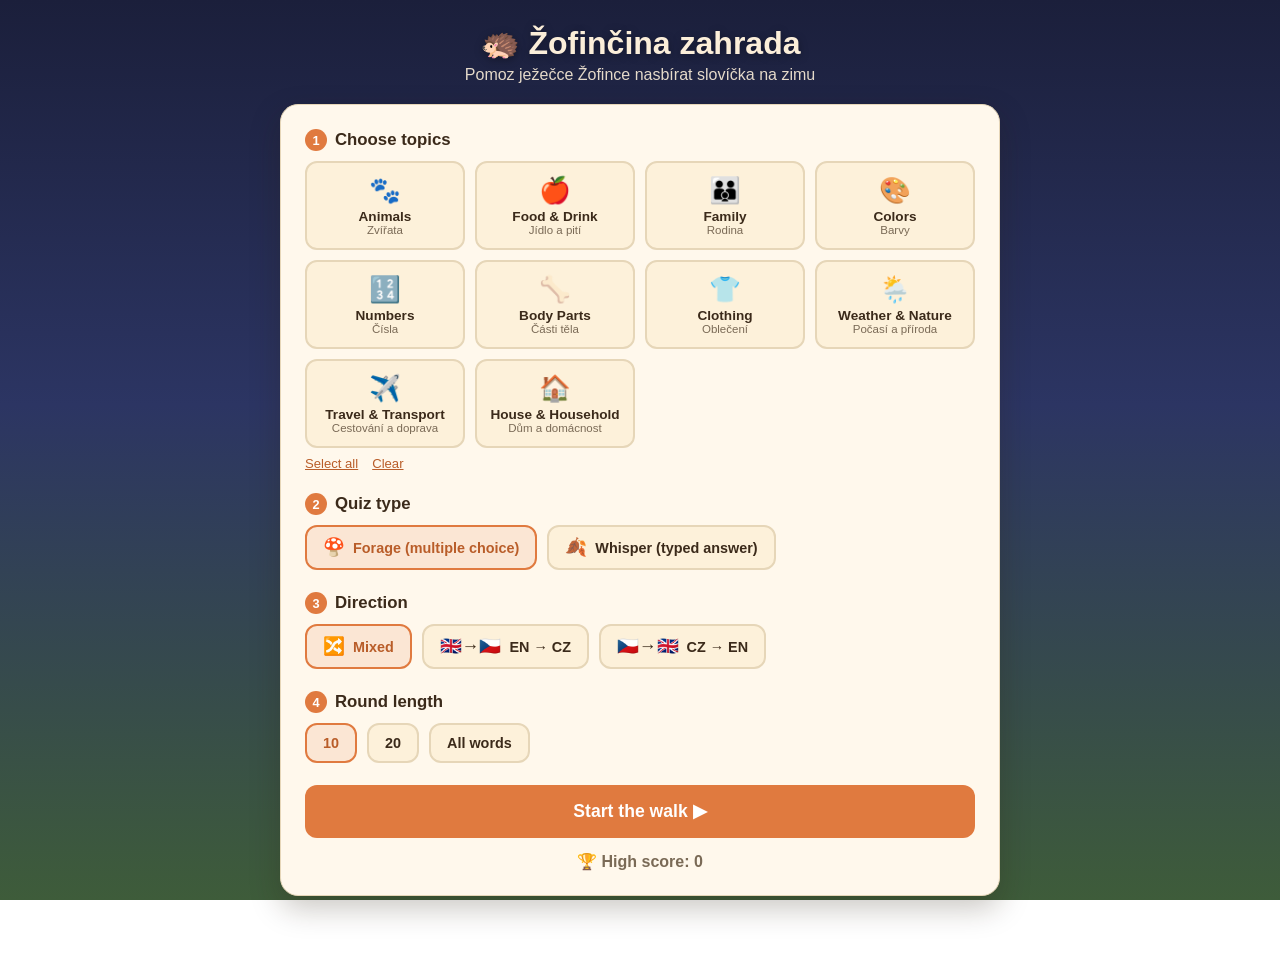
<file: hedgehog/index.html>
<!doctype html>
<html lang="cs">
<head>
<meta charset="UTF-8">
<meta name="viewport" content="width=device-width, initial-scale=1">
<title>Žofinčina zahrada · EN/CZ Vocabulary Quiz</title>
<link rel="stylesheet" href="style.css">
</head>
<body>
<div class="app">

  <header class="app-header">
    <h1>🦔 Žofinčina zahrada</h1>
    <p class="subtitle">Pomoz ježečce Žofince nasbírat slovíčka na zimu</p>
  </header>

  <!-- SETUP SCREEN -->
  <section id="screen-setup" class="screen active">

    <div class="setup-block">
      <h2><span class="step-num">1</span> Choose topics</h2>
      <div id="topic-grid" class="topic-grid"></div>
      <div class="topic-actions">
        <button type="button" id="btn-select-all" class="link-btn">Select all</button>
        <button type="button" id="btn-select-none" class="link-btn">Clear</button>
      </div>
    </div>

    <div class="setup-block">
      <h2><span class="step-num">2</span> Quiz type</h2>
      <div class="option-row" id="mode-options">
        <label class="option-card">
          <input type="radio" name="mode" value="multiple" checked>
          <span class="option-icon">🍄</span>
          <span>Forage (multiple choice)</span>
        </label>
        <label class="option-card">
          <input type="radio" name="mode" value="typed">
          <span class="option-icon">🍂</span>
          <span>Whisper (typed answer)</span>
        </label>
      </div>
    </div>

    <div class="setup-block">
      <h2><span class="step-num">3</span> Direction</h2>
      <div class="option-row" id="direction-options">
        <label class="option-card">
          <input type="radio" name="direction" value="mixed" checked>
          <span class="option-icon">🔀</span>
          <span>Mixed</span>
        </label>
        <label class="option-card">
          <input type="radio" name="direction" value="en-cz">
          <span class="option-icon">🇬🇧→🇨🇿</span>
          <span>EN → CZ</span>
        </label>
        <label class="option-card">
          <input type="radio" name="direction" value="cz-en">
          <span class="option-icon">🇨🇿→🇬🇧</span>
          <span>CZ → EN</span>
        </label>
      </div>
    </div>

    <div class="setup-block">
      <h2><span class="step-num">4</span> Round length</h2>
      <div class="option-row" id="length-options">
        <label class="option-card">
          <input type="radio" name="length" value="10" checked>
          <span>10</span>
        </label>
        <label class="option-card">
          <input type="radio" name="length" value="20">
          <span>20</span>
        </label>
        <label class="option-card">
          <input type="radio" name="length" value="all">
          <span>All words</span>
        </label>
      </div>
    </div>

    <p id="setup-error" class="error-msg" hidden>Pick at least one topic to start.</p>
    <button id="btn-start" class="btn btn-primary btn-big">Start the walk ▶</button>
    <p class="high-score">🏆 High score: <span id="high-score-value">0</span></p>
  </section>

  <!-- QUIZ SCREEN -->
  <section id="screen-quiz" class="screen">
    <div class="hud">
      <div class="hud-item" id="hud-progress">Question 1 / 10</div>
      <div class="hud-item" id="hud-score">⭐ <span id="hud-score-value">0</span></div>
      <div class="hud-item" id="hud-streak">🔥 <span id="hud-streak-value">0</span></div>
      <div class="hud-item hud-lives" id="hud-lives"></div>
    </div>
    <div class="path-track">
      <div id="progress-fill" class="path-fill"></div>
      <div id="path-marker" class="path-marker">🦔</div>
    </div>

    <div class="scene" id="scene">
      <div class="scene-sky">
        <span class="firefly"></span><span class="firefly"></span><span class="firefly"></span>
        <span class="firefly"></span><span class="firefly"></span>
        <span class="moon">🌙</span>
      </div>

      <div class="question-panel">
        <div class="question-meta">
          <span id="question-topic-icon"></span>
          <span id="question-topic-name"></span>
          <span class="question-direction" id="question-direction"></span>
        </div>
        <div class="question-word" id="question-word">…</div>
      </div>

      <div class="mascot-wrap" id="mascot-wrap">
        <div class="mascot-bubble" id="mascot-bubble" hidden></div>
        <div class="mascot idle" id="mascot">🦔</div>
        <div class="mascot-shadow"></div>
      </div>

      <div id="meadow" class="meadow"></div>

      <div id="answer-area-typed" class="answer-area typed-area" hidden>
        <input type="text" id="typed-input" class="typed-input" autocomplete="off" autocapitalize="off" spellcheck="false" placeholder="Whisper the translation…">
        <button id="btn-submit-typed" class="btn btn-primary">Tell Žofinka ↵</button>
      </div>
    </div>

    <div id="feedback" class="feedback" hidden></div>
    <button id="btn-next" class="btn btn-secondary btn-next" hidden>Continue the walk →</button>
  </section>

  <!-- RESULT SCREEN -->
  <section id="screen-result" class="screen">
    <div class="result-mascot" id="result-mascot">🦔</div>
    <h2 id="result-title">Round complete! 🎉</h2>
    <p class="result-story" id="result-story"></p>
    <div class="result-stats">
      <div class="stat">
        <span class="stat-value" id="result-score">0</span>
        <span class="stat-label">Acorns</span>
      </div>
      <div class="stat">
        <span class="stat-value" id="result-accuracy">0%</span>
        <span class="stat-label">Accuracy</span>
      </div>
      <div class="stat">
        <span class="stat-value" id="result-best-streak">0</span>
        <span class="stat-label">Best streak</span>
      </div>
    </div>
    <p id="result-newhigh" class="new-high" hidden>🎉 New high score!</p>
    <div class="result-actions">
      <button id="btn-play-again" class="btn btn-primary">Play again ↻</button>
      <button id="btn-change-settings" class="btn btn-secondary">Change settings ⚙</button>
    </div>
  </section>

</div>

<script src="data.js"></script>
<script src="game.js"></script>
</body>
</html>
</file>
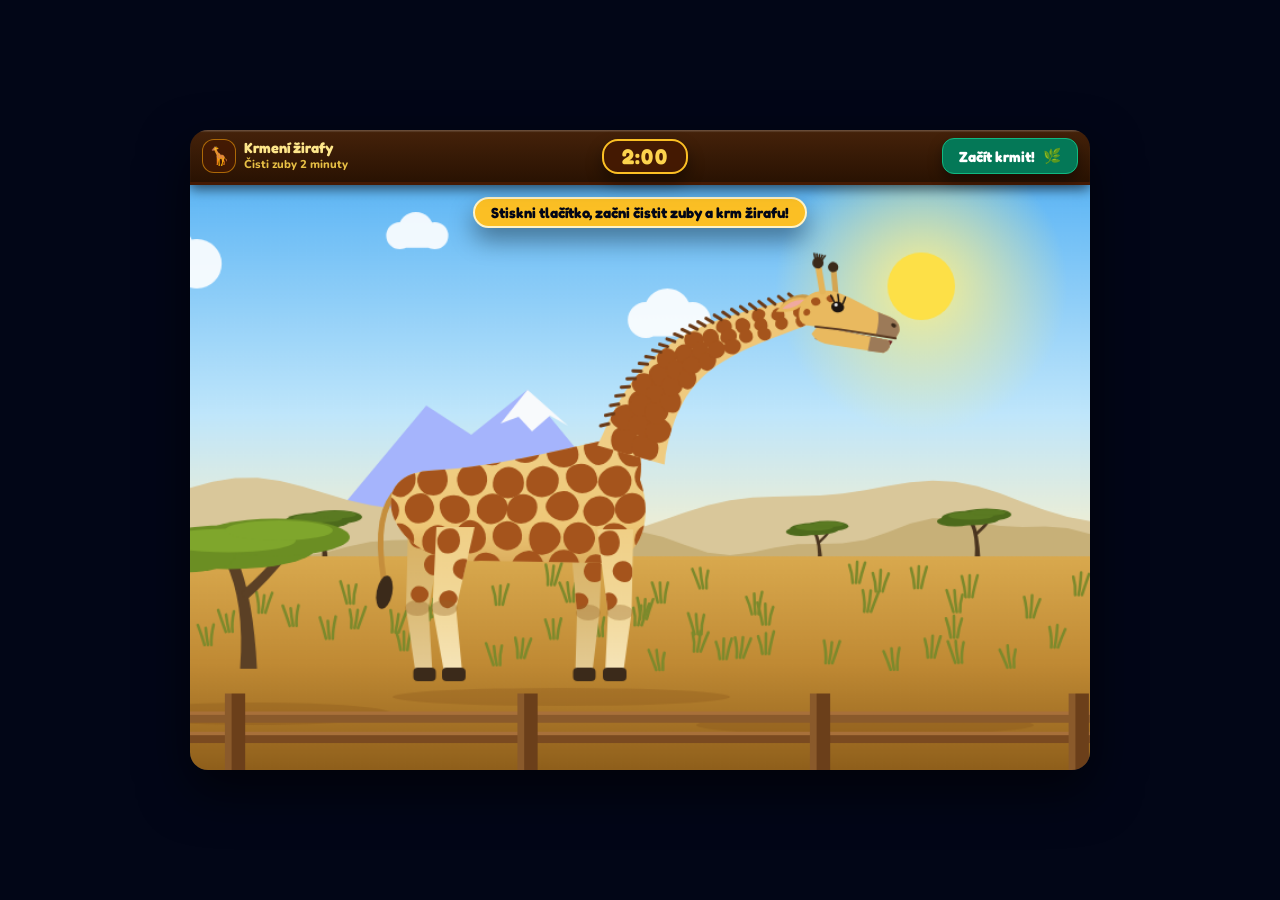
<file: zirafa/index.html>
<!DOCTYPE html>
<html lang="cs">
<head>
<meta charset="utf-8">
<meta name="viewport" content="width=device-width,initial-scale=1,viewport-fit=cover">
<title>Krmení žirafy</title>
<link rel="preconnect" href="https://fonts.googleapis.com">
<link rel="preconnect" href="https://fonts.gstatic.com" crossorigin>
<link href="https://fonts.googleapis.com/css2?family=Fredoka:wght@600;700&family=Nunito:wght@700;800;900&display=swap" rel="stylesheet">
<style>
*{box-sizing:border-box;margin:0;padding:0;-webkit-tap-highlight-color:transparent;-webkit-user-select:none;user-select:none}
body{min-height:100vh;display:flex;align-items:center;justify-content:center;background:#020617;font-family:'Nunito','Trebuchet MS',sans-serif;padding:10px;touch-action:manipulation}
.game{width:100%;max-width:900px;border-radius:18px;overflow:hidden;box-shadow:0 20px 50px rgba(0,0,0,.6)}
.wood{background:linear-gradient(180deg,#45220a 0%,#291202 100%);box-shadow:inset 0 1.5px 1px rgba(255,255,255,.2),0 4px 12px rgba(0,0,0,.6);border-bottom:3px solid #451a03}
header{display:flex;align-items:center;justify-content:space-between;gap:8px;padding:8px 12px;position:relative;z-index:2}
.brand{display:flex;align-items:center;gap:8px;min-width:0}
.ico{width:34px;height:34px;border-radius:12px;background:rgba(69,26,3,.8);border:1px solid rgba(245,158,11,.6);display:flex;align-items:center;justify-content:center;font-size:18px;flex-shrink:0}
.brand b{display:block;font:700 11pt 'Fredoka','Trebuchet MS',sans-serif;color:#fde68a;line-height:1.1}
.brand small{display:block;font:800 8.5pt 'Nunito',sans-serif;color:rgba(252,211,77,.9)}
.clock{background:rgba(69,26,3,.95);border:2px solid #fbbf24;border-radius:16px;padding:2px 18px;box-shadow:0 8px 16px rgba(0,0,0,.4)}
#time{font:700 16pt 'Fredoka','Trebuchet MS',sans-serif;color:#fcd34d;letter-spacing:.06em;font-variant-numeric:tabular-nums}
.pbtn{font:700 11pt 'Fredoka','Trebuchet MS',sans-serif;color:#fff;background:#047857;border:1px solid #10b981;border-radius:12px;padding:8px 16px;cursor:pointer;box-shadow:0 6px 14px rgba(0,0,0,.4);display:flex;align-items:center;gap:8px;white-space:nowrap}
.pbtn:hover:not(:disabled){background:#059669}
.pbtn:active:not(:disabled){transform:scale(.95)}
.pbtn:disabled{opacity:.55;cursor:default}
.stage{position:relative;background:#0f172a}
canvas{display:block;width:100%;height:auto;cursor:pointer}
#msg{position:absolute;top:12px;left:50%;transform:translateX(-50%);max-width:92%;text-align:center;background:#fbbf24;color:#020617;border:2px solid #fef3c7;border-radius:16px;padding:5px 16px;font:700 11pt 'Fredoka','Trebuchet MS',sans-serif;box-shadow:0 12px 24px rgba(0,0,0,.4);pointer-events:none}
@media(max-width:560px){.brand small,.ico{display:none}.clock{padding:2px 12px}}
</style>
</head>
<body>
<div class="game">
  <header class="wood">
    <div class="brand"><div class="ico">🦒</div><div><b>Krmení žirafy</b><small>Čisti zuby 2 minuty</small></div></div>
    <div class="clock"><span id="time">2:00</span></div>
    <button id="btn" class="pbtn"><span>Začít krmit!</span><span>🌿</span></button>
  </header>
  <div class="stage">
    <canvas id="c"></canvas>
    <div id="msg">Stiskni tlačítko, začni čistit zuby a krm žirafu!</div>
  </div>
</div>

<script>
(()=>{
const W=800,H=520,GY=440,DUR=120;
const cv=document.getElementById('c'),ctx=cv.getContext('2d');
const dpr=Math.min(window.devicePixelRatio||1,2);
cv.width=W*dpr;cv.height=H*dpr;ctx.scale(dpr,dpr);
const $=id=>document.getElementById(id);
const clamp=(x,a=0,b=1)=>Math.max(a,Math.min(b,x));
const lerp=(a,b,t)=>a+(b-a)*t;
const sm=x=>{x=clamp(x);return x*x*(3-2*x)};
const rnd=(a,b)=>a+Math.random()*(b-a);
const hsh=i=>{const q=Math.sin(i*12.9898+78.233)*43758.5453;return q-Math.floor(q);};
function closedCurve(P){
  const n=P.length,m=(a,b)=>({x:(a.x+b.x)/2,y:(a.y+b.y)/2});
  const s0=m(P[n-1],P[0]);ctx.moveTo(s0.x,s0.y);
  for(let i=0;i<n;i++){const c=P[i],e=m(P[i],P[(i+1)%n]);ctx.quadraticCurveTo(c.x,c.y,e.x,e.y);}
  ctx.closePath();
}
function rrect(x,y,w,h,r){ctx.beginPath();ctx.moveTo(x+r,y);ctx.arcTo(x+w,y,x+w,y+h,r);ctx.arcTo(x+w,y+h,x,y+h,r);ctx.arcTo(x,y+h,x,y,r);ctx.arcTo(x,y,x+w,y,r);ctx.closePath();}

/* ---------- krmivo: reálné věci, každé s jinou dobou žvýkání ---------- */
const FOODS=[
  {id:'akacie',  name:'Akácie',       kind:'větvička', base:9},
  {id:'vojtesk', name:'Vojtěška',     kind:'hrst',     base:7},
  {id:'mrkev',   name:'Mrkev',        kind:'kousek',   base:4.5},
  {id:'jablko',  name:'Jablko',       kind:'čtvrtka',  base:4},
  {id:'salat',   name:'Římský salát', kind:'list',     base:3},
  {id:'batat',   name:'Batát',        kind:'kus',      base:5.5}
];
const SIZES=[{n:'malá porce',f:.7,s:.75},{n:'střední porce',f:1,s:1},{n:'velká porce',f:1.45,s:1.3}];

let R=null;
function newRun(){
  const q=[];let last=[],lastS=[];
  for(let i=0;i<40;i++){
    let f;do{f=FOODS[Math.floor(Math.random()*FOODS.length)];}while(last.includes(f.id));
    last.push(f.id);last=last.slice(-2);
    let s;do{const r=Math.random();s=r<.3?0:r<.7?1:2;}while(lastS.length>=2&&lastS[0]===s&&lastS[1]===s);
    lastS.push(s);lastS=lastS.slice(-2);
    q.push({food:f,size:s,chew:f.base*SIZES[s].f*rnd(.85,1.2)});
  }
  R={t0:performance.now(),feeds:[],queue:q,done:false,doneAt:0,flash:{t:-99,text:''}};
}
const REACH=.6,GRAB=.4,PULL=.5,PRE=REACH+GRAB+PULL,SWAL=1.3;
const FT=f=>{const c0=f.tc+PRE,c1=c0+f.item.chew;return{c0,c1,ask:c1+SWAL};};
const readyAt=()=>R.feeds.length?FT(R.feeds[R.feeds.length-1]).ask-.15:1.1;

/* ---------- poloha hlavy žirafy v čase ---------- */
const F={x:655,y:318};             /* místo, kde se krmivo podává */
const TAKE_A=.85;
const TAKE={hx:F.x-(Math.cos(TAKE_A)*106-Math.sin(TAKE_A)*14),hy:F.y-(Math.sin(TAKE_A)*106+Math.cos(TAKE_A)*14),b:TAKE_A-.5,mo:.55,tl:8,ch:0};
const mixP=(a,b,e)=>({hx:lerp(a.hx,b.hx,e),hy:lerp(a.hy,b.hy,e),b:lerp(a.b,b.b,e),mo:lerp(a.mo,b.mo,e),tl:lerp(a.tl,b.tl,e),ch:lerp(a.ch,b.ch,e)});
const idleP=at=>({hx:548+Math.sin(at*.6)*4,hy:108+Math.sin(at*.8)*3,b:-.3,mo:0,tl:0,ch:0});
const askP=at=>({hx:566+Math.sin(at*2.2)*4,hy:176+Math.sin(at*3.1)*5,b:.02,mo:.06+(Math.sin(at*4.3)>.7?.06:0),tl:6+9*Math.max(0,Math.sin(at*2.5)),ch:0});
const chewP=t=>({hx:522+Math.sin(t*.9)*3,hy:142+Math.sin(t*1.3)*2,b:-.2,mo:0,tl:0,ch:1});
const swalP={hx:512,hy:128,b:-.36,mo:0,tl:0,ch:0};
function poseAt(t,at){
  if(!R||t<0) return idleP(at);
  const n=R.feeds.length;
  if(!n) return mixP(idleP(at),askP(at),sm((t-.3)/.9));
  const f=R.feeds[n-1],u=t-f.tc,T=FT(f);
  if(u<REACH) return mixP(askP(at),TAKE,sm(u/REACH));
  if(u<REACH+GRAB){const g=(u-REACH)/GRAB;return{...TAKE,tl:lerp(8,34,sm(g*1.7)),mo:g<.6?.55:lerp(.55,.12,(g-.6)/.4)};}
  if(u<PRE){const p=(u-REACH-GRAB)/PULL,e=sm(p);const P=mixP({...TAKE,tl:34,mo:.12},chewP(t),e);P.tl=lerp(34,0,sm(p*1.15));P.mo=lerp(.12,.02,e);return P;}
  if(t<T.c1) return chewP(t);
  if(t<T.ask){const s=(t-T.c1)/SWAL;return s<.5?mixP(chewP(t),swalP,sm(s*2)):mixP(swalP,askP(at),sm((s-.5)*2));}
  return askP(at);
}

/* ---------- ruka s krmivem ---------- */
const ASKPOS=at=>({x:692+Math.sin(at*3)*3,y:374+Math.sin(at*4.1)*3}),OFF={x:850,y:560};
function handRaw(t,at){
  const n=R.feeds.length,last=R.feeds[n-1];
  if(last&&t<FT(last).ask-.45){
    const u=t-last.tc;
    if(u<REACH){const e=sm(u/REACH),a=ASKPOS(at);return{x:lerp(a.x,F.x,e),y:lerp(a.y,F.y,e),item:last.item,hold:1};}
    if(u<REACH+GRAB*.5) return{x:F.x,y:F.y,item:last.item,hold:1};
    const e=sm((u-REACH-GRAB*.5)/.7);return{x:lerp(F.x,OFF.x,e),y:lerp(F.y,OFF.y,e),item:null,hold:0};
  }
  const ready=(n?FT(last).ask-.45:.6),e=sm((t-ready)/.7);
  if(t<ready) return{x:OFF.x,y:OFF.y,item:null,hold:0};
  const a=ASKPOS(at);return{x:lerp(OFF.x,a.x,e),y:lerp(OFF.y,a.y,e),item:R.queue[n],hold:1,ask:e>.95};
}

/* ---------- kreslení: pozadí ---------- */
function cloud(x,y,s){
  ctx.save();ctx.translate(x,y);ctx.scale(s,s);ctx.fillStyle='rgba(255,255,255,.9)';
  ctx.beginPath();ctx.arc(0,0,20,0,7);ctx.arc(24,-9,26,0,7);ctx.arc(52,0,20,0,7);ctx.rect(0,-2,52,20);ctx.fill();ctx.restore();
}
function acacia(x,y,s,dark){
  ctx.fillStyle=dark?'#4a3520':'#5b4025';
  ctx.beginPath();ctx.moveTo(x-5*s,y);ctx.quadraticCurveTo(x-2*s,y-40*s,x-14*s,y-64*s);ctx.lineTo(x-7*s,y-66*s);ctx.quadraticCurveTo(x+3*s,y-42*s,x+5*s,y);ctx.fill();
  ctx.beginPath();ctx.moveTo(x-2*s,y-40*s);ctx.quadraticCurveTo(x+12*s,y-52*s,x+26*s,y-70*s);ctx.lineTo(x+22*s,y-73*s);ctx.quadraticCurveTo(x+8*s,y-56*s,x-4*s,y-46*s);ctx.fill();
  ctx.fillStyle=dark?'#4d6a1c':'#6b8e23';
  [[-12,-72,52,13],[16,-78,44,11],[-40,-66,32,9]].forEach(c=>{ctx.beginPath();ctx.ellipse(x+c[0]*s,y+c[1]*s,c[2]*s,c[3]*s,0,0,7);ctx.fill();});
  ctx.fillStyle=dark?'#5a7a22':'#7fa62c';
  [[-12,-76,40,7],[18,-82,32,6]].forEach(c=>{ctx.beginPath();ctx.ellipse(x+c[0]*s,y+c[1]*s,c[2]*s,c[3]*s,0,0,7);ctx.fill();});
}
function drawBackground(at){
  let g=ctx.createLinearGradient(0,0,0,340);g.addColorStop(0,'#5eb6f5');g.addColorStop(.6,'#bfe6fb');g.addColorStop(1,'#fdf1c9');
  ctx.fillStyle=g;ctx.fillRect(0,0,W,H);
  const sg=ctx.createRadialGradient(650,90,8,650,90,130);sg.addColorStop(0,'rgba(254,240,138,.9)');sg.addColorStop(1,'rgba(254,240,138,0)');
  ctx.fillStyle=sg;ctx.fillRect(500,0,300,240);
  ctx.beginPath();ctx.arc(650,90,30,0,7);ctx.fillStyle='#fde047';ctx.fill();
  cloud(((at*7+60)%1000)-120,70,1.1);cloud(((at*4+520)%1000)-120,120,.8);cloud(((at*5+300)%1000)-120,45,.6);
  /* hory a kopce */
  ctx.beginPath();ctx.moveTo(90,340);ctx.lineTo(210,196);ctx.lineTo(250,222);ctx.lineTo(300,182);ctx.lineTo(430,340);ctx.closePath();ctx.fillStyle='#a5b4fc';ctx.fill();
  ctx.beginPath();ctx.moveTo(300,182);ctx.lineTo(276,212);ctx.lineTo(292,206);ctx.lineTo(304,219);ctx.lineTo(320,205);ctx.lineTo(336,214);ctx.closePath();ctx.fillStyle='#f8fafc';ctx.fill();
  ctx.beginPath();ctx.moveTo(0,340);ctx.lineTo(0,286);for(let x=0;x<=W;x+=20)ctx.lineTo(x,286-Math.sin(x*.011+1)*20-Math.sin(x*.03)*6);ctx.lineTo(W,340);ctx.closePath();ctx.fillStyle='#d9c79a';ctx.fill();
  ctx.beginPath();ctx.moveTo(0,340);ctx.lineTo(0,312);for(let x=0;x<=W;x+=20)ctx.lineTo(x,312-Math.sin(x*.016+3)*14-Math.sin(x*.05)*4);ctx.lineTo(W,340);ctx.closePath();ctx.fillStyle='#c7b078';ctx.fill();
  acacia(700,332,.5,1);acacia(560,336,.42,1);acacia(120,338,.55,1);
  /* země */
  g=ctx.createLinearGradient(0,330,0,H);g.addColorStop(0,'#d9a94e');g.addColorStop(.5,'#c08a34');g.addColorStop(1,'#8f5f1b');
  ctx.fillStyle=g;ctx.fillRect(0,330,W,H-330);
  ctx.fillStyle='rgba(120,70,20,.22)';[[60,470,120,10],[330,455,150,8],[600,480,150,9]].forEach(e=>{ctx.beginPath();ctx.ellipse(e[0],e[1],e[2],e[3],0,0,7);ctx.fill();});
  ctx.strokeStyle='#7c8a2c';ctx.lineWidth=2.5;ctx.lineCap='round';
  for(let i=0;i<46;i++){const x=hsh(i)*W,y=352+hsh(i+9)*80,sw=Math.sin(at*1.4+i)*2;
    for(let k=-1;k<=1;k++){ctx.beginPath();ctx.moveTo(x+k*3,y);ctx.quadraticCurveTo(x+k*4+sw,y-8,x+k*7+sw*1.4,y-15-hsh(i+k)*5);ctx.stroke();}}
  ctx.lineCap='butt';
  /* velký strom vlevo v popředí */
  acacia(52,430,1.5,0);
}

/* ---------- kreslení: žirafa ---------- */
const COAT='#f0cf86',PATCH='#a5541c',HEADC='#e9b95f';
function patch(cx,cy,r,seed,rot){
  const P=[];for(let i=0;i<6;i++){const a=rot+i/6*Math.PI*2,rr=r*(.9+.25*hsh(seed*7+i));P.push({x:cx+Math.cos(a)*rr,y:cy+Math.sin(a)*rr});}
  ctx.beginPath();closedCurve(P);ctx.fillStyle=PATCH;ctx.fill();
}
function leg(x0,y0,kx,ky,x1,y1,w0,wk,w1,far){
  ctx.beginPath();ctx.moveTo(x0-w0/2,y0);ctx.lineTo(x0+w0/2,y0);ctx.lineTo(kx+wk/2,ky);ctx.lineTo(x1+w1/2,y1-6);ctx.lineTo(x1-w1/2,y1-6);ctx.lineTo(kx-wk/2,ky);ctx.closePath();
  const g=ctx.createLinearGradient(0,y0,0,y1);g.addColorStop(0,far?'#d9b060':COAT);g.addColorStop(.55,far?'#dcbc78':'#f2d99b');g.addColorStop(1,far?'#e5cd98':'#f6e6bd');
  ctx.fillStyle=g;ctx.fill();
  ctx.save();ctx.clip();
  for(let i=0;i<3;i++)patch(x0+(i%2?7:-6),y0+12+i*26,12-i*1.6,i+(far?40:5),i);
  ctx.restore();
  ctx.beginPath();ctx.ellipse(kx,ky,wk*.55,7,0,0,7);ctx.fillStyle='rgba(150,100,40,.35)';ctx.fill();
  ctx.beginPath();rrect(x1-w1/2-2,y1-11,w1+5,12,4);ctx.fillStyle='#3b2a1a';ctx.fill();
}
function bodyPath(){
  ctx.beginPath();ctx.moveTo(400,262);ctx.bezierCurveTo(412,296,402,330,372,336);ctx.lineTo(258,334);
  ctx.bezierCurveTo(226,336,196,326,182,298);ctx.bezierCurveTo(172,274,184,256,212,254);
  ctx.bezierCurveTo(280,250,340,232,382,224);ctx.bezierCurveTo(396,222,404,240,400,262);ctx.closePath();
}
const NS={x:392,y:240};
function neckGeom(p,bulge){
  const Hb={x:p.hx,y:p.hy},e={x:Math.cos(p.b),y:Math.sin(p.b)};
  const P1={x:NS.x+26,y:NS.y-92},P2={x:Hb.x-e.x*92,y:Hb.y-e.y*92};
  const N=28,pts=[];
  for(let i=0;i<=N;i++){
    const u=i/N,a=(1-u)**3,b=3*(1-u)**2*u,c=3*(1-u)*u*u,d=u**3;
    const x=a*NS.x+b*P1.x+c*P2.x+d*Hb.x,y=a*NS.y+b*P1.y+c*P2.y+d*Hb.y;
    const dx=3*(1-u)**2*(P1.x-NS.x)+6*(1-u)*u*(P2.x-P1.x)+3*u*u*(Hb.x-P2.x),dy=3*(1-u)**2*(P1.y-NS.y)+6*(1-u)*u*(P2.y-P1.y)+3*u*u*(Hb.y-P2.y);
    const l=Math.hypot(dx,dy)||1,tx=dx/l,ty=dy/l;
    let hw=lerp(31,12.5,Math.pow(u,.72));
    if(bulge) hw+=bulge.a*Math.exp(-Math.pow((u-bulge.u)/.07,2));
    pts.push({u,x,y,tx,ty,nx:-ty,ny:tx,hw});
  }
  return pts;
}
function drawNeck(p,bulge){
  const pts=neckGeom(p,bulge);
  ctx.beginPath();
  pts.forEach((q,i)=>{const x=q.x+q.nx*q.hw,y=q.y+q.ny*q.hw;i?ctx.lineTo(x,y):ctx.moveTo(x,y);});
  for(let i=pts.length-1;i>=0;i--){const q=pts[i];ctx.lineTo(q.x-q.nx*q.hw,q.y-q.ny*q.hw);}
  ctx.closePath();
  const g=ctx.createLinearGradient(NS.x-30,0,NS.x+120,0);g.addColorStop(0,COAT);g.addColorStop(1,'#efc677');
  ctx.fillStyle=g;ctx.fill();
  ctx.save();ctx.clip();
  for(let i=1;i<pts.length;i+=2){
    const q=pts[i];
    [-.62,0,.62].forEach((j,k)=>{
      const off=(i%4===1?.28:0),jj=j+(k===0?off:-off),px=q.x+q.nx*jj*q.hw*.95,py=q.y+q.ny*jj*q.hw*.95;
      patch(px,py,q.hw*.46,i*3+k,Math.atan2(q.ty,q.tx));
    });
  }
  ctx.restore();
  /* hříva podél zadní strany krku */
  ctx.strokeStyle='#6b3a16';ctx.lineWidth=3;ctx.lineCap='round';
  for(let i=2;i<pts.length-1;i++){const q=pts[i],nd={x:-q.nx,y:-q.ny};
    const bx=q.x+nd.x*q.hw*.97,by=q.y+nd.y*q.hw*.97;ctx.beginPath();ctx.moveTo(bx,by);ctx.lineTo(bx+nd.x*6-q.tx*4,by+nd.y*6-q.ty*4);ctx.stroke();}
  ctx.lineCap='butt';
  return pts;
}
function drawGiraffeBody(at){
  /* vzdálené nohy */
  leg(352,306,354,380,350,GY,30,20,15,true);
  leg(210,300,202,376,208,GY,32,20,15,true);
  /* ocas */
  const sw=Math.sin(at*1.6)*7;
  ctx.strokeStyle='#c58e3c';ctx.lineWidth=5;ctx.lineCap='round';
  ctx.beginPath();ctx.moveTo(186,270);ctx.quadraticCurveTo(160+sw*.4,290,166+sw,350);ctx.stroke();ctx.lineCap='butt';
  ctx.beginPath();ctx.ellipse(166+sw*1.1,362,7,15,sw*.03,0,7);ctx.fillStyle='#3b2a1a';ctx.fill();
  /* trup */
  bodyPath();
  const g=ctx.createLinearGradient(0,224,0,336);g.addColorStop(0,COAT);g.addColorStop(.7,'#eec878');g.addColorStop(1,'#dcae5e');
  ctx.fillStyle=g;ctx.fill();
  ctx.save();bodyPath();ctx.clip();
  for(let r=0;r<5;r++)for(let c=0;c<9;c++){
    const cx=170+c*32+(r%2?16:0)+(hsh(r*9+c)-.5)*5,cy=236+r*26+(hsh(r*9+c+50)-.5)*5;
    patch(cx,cy,15.5,r*9+c,hsh(r+c)*2);
  }
  ctx.restore();
  /* bližší nohy */
  leg(378,306,382,380,377,GY,32,21,16,false);
  leg(236,304,226,376,234,GY,34,21,16,false);
}
/* hlava: počátek = místo, kde se napojuje krk; +x směrem ke tlamě */
function drawHead(p,t,at,happy){
  const a=p.b+.5;
  ctx.save();ctx.translate(p.hx,p.hy);ctx.rotate(a);
  const flick=Math.sin(at*7)*(Math.sin(at*.9)>.85?.35:.04),flick2=Math.sin(at*6.3+1)*(Math.sin(at*1.1+2)>.88?.35:.04);
  /* vzdálené ucho a roh */
  ctx.save();ctx.translate(-2,-12);ctx.rotate(Math.PI-.55+flick2);
  ctx.beginPath();ctx.moveTo(0,0);ctx.quadraticCurveTo(12,-9,28,0);ctx.quadraticCurveTo(12,9,0,0);ctx.fillStyle='#c99a48';ctx.fill();ctx.restore();
  ctx.strokeStyle='#d4a552';ctx.lineWidth=5;ctx.lineCap='round';ctx.beginPath();ctx.moveTo(20,-18);ctx.lineTo(14,-38);ctx.stroke();
  ctx.beginPath();ctx.arc(13,-41,4.6,0,7);ctx.fillStyle='#3b2a1a';ctx.fill();
  /* tlama uvnitř, jazyk */
  const jaw=p.mo,cm=p.ch?Math.sin((t-(window.__chewT0||0))*Math.PI*4):0;
  ctx.save();ctx.translate(10,13);ctx.rotate(jaw);
  const jx=p.ch?cm*2:0,jy=p.ch?(1-Math.abs(cm))*2.6:0;
  ctx.translate(jx,jy);
  /* dutina */
  ctx.beginPath();ctx.moveTo(0,0);ctx.lineTo(68,0);ctx.lineTo(64,10);ctx.lineTo(0,12);ctx.closePath();ctx.fillStyle='#6b1d1d';ctx.fill();
  if(p.tl>0){
    ctx.save();ctx.rotate(-jaw);ctx.translate(-jx,-jy);ctx.restore();
  }
  ctx.beginPath();ctx.moveTo(0,0);ctx.lineTo(64,0);ctx.quadraticCurveTo(70,6,62,12);ctx.lineTo(18,14);ctx.quadraticCurveTo(2,16,-4,8);ctx.closePath();
  ctx.fillStyle=HEADC;ctx.fill();
  ctx.beginPath();ctx.moveTo(48,0);ctx.lineTo(64,0);ctx.quadraticCurveTo(70,6,62,12);ctx.lineTo(48,13);ctx.closePath();ctx.fillStyle='#9c7a58';ctx.fill();
  ctx.restore();
  /* jazyk (tmavý, chápavý) - v prostoru hlavy */
  if(p.tl>1){
    const tl=p.tl;
    ctx.strokeStyle='#4d3b63';ctx.lineCap='round';ctx.lineWidth=8;
    ctx.beginPath();ctx.moveTo(60,14);ctx.quadraticCurveTo(60+tl*.5,14+tl*.16+Math.sin(at*12)*1.2,74+tl,15+tl*.1);ctx.stroke();
    ctx.strokeStyle='#33254a';ctx.lineWidth=3;ctx.beginPath();ctx.moveTo(60,14);ctx.quadraticCurveTo(60+tl*.5,14+tl*.16,74+tl,15+tl*.1);ctx.stroke();
    ctx.lineCap='butt';
  }
  /* horní část hlavy */
  ctx.beginPath();
  ctx.moveTo(-8,8);ctx.bezierCurveTo(-12,-8,0,-20,18,-20);ctx.bezierCurveTo(38,-18,52,-10,70,-8);ctx.quadraticCurveTo(82,-6,82,4);ctx.lineTo(80,10);
  ctx.lineTo(30,12);ctx.lineTo(6,14);ctx.quadraticCurveTo(-6,16,-8,8);ctx.closePath();
  ctx.fillStyle=HEADC;ctx.fill();
  ctx.save();ctx.clip();
  ctx.fillStyle='#9c7a58';ctx.beginPath();ctx.moveTo(56,-14);ctx.quadraticCurveTo(64,-10,62,14);ctx.lineTo(90,14);ctx.lineTo(90,-14);ctx.closePath();ctx.fill();
  ctx.fillStyle=PATCH;[[4,-8,4.5],[16,-13,3.6],[-2,3,3.4]].forEach((s,i)=>patch(s[0],s[1],s[2],i+90,i));
  ctx.restore();
  ctx.beginPath();ctx.ellipse(76,-1,2.4,1.7,.3,0,7);ctx.fillStyle='#3b2a1a';ctx.fill();
  ctx.strokeStyle='#5a3a22';ctx.lineWidth=1.8;ctx.beginPath();ctx.moveTo(80,10);ctx.lineTo(30,12);ctx.lineTo(8,14);ctx.stroke();
  /* oko */
  const ex=24,ey=-7;
  if(happy){ctx.strokeStyle='#1c1410';ctx.lineWidth=2.6;ctx.lineCap='round';ctx.beginPath();ctx.arc(ex,ey+2,5.2,Math.PI*1.1,Math.PI*1.9);ctx.stroke();ctx.lineCap='butt';}
  else{
    ctx.beginPath();ctx.ellipse(ex,ey,5.8,4.8,0,0,7);ctx.fillStyle='#1c1410';ctx.fill();
    ctx.beginPath();ctx.arc(ex-1.8,ey-1.6,1.5,0,7);ctx.fillStyle='rgba(255,255,255,.9)';ctx.fill();
    ctx.strokeStyle='#1c1410';ctx.lineWidth=1.5;ctx.lineCap='round';
    [[-4,-4,-8,-9],[0,-5,-2,-11],[4,-4,5,-10]].forEach(l=>{ctx.beginPath();ctx.moveTo(ex+l[0],ey+l[1]);ctx.lineTo(ex+l[2],ey+l[3]);ctx.stroke();});ctx.lineCap='butt';
    if((at%3.7)<.14){ctx.beginPath();ctx.ellipse(ex,ey,6.4,5.4,0,0,7);ctx.fillStyle=HEADC;ctx.fill();ctx.strokeStyle='#1c1410';ctx.lineWidth=2;ctx.beginPath();ctx.moveTo(ex-5,ey+1);ctx.quadraticCurveTo(ex,ey+4,ex+5,ey+1);ctx.stroke();}
  }
  /* blízký roh a ucho */
  ctx.strokeStyle='#e4b459';ctx.lineWidth=5.6;ctx.lineCap='round';ctx.beginPath();ctx.moveTo(8,-18);ctx.lineTo(0,-39);ctx.stroke();ctx.lineCap='butt';
  ctx.beginPath();ctx.arc(-1,-42,5,0,7);ctx.fillStyle='#3b2a1a';ctx.fill();
  ctx.strokeStyle='#3b2a1a';ctx.lineWidth=1.6;for(let i=-2;i<=2;i++){ctx.beginPath();ctx.moveTo(-1+i*1.5,-45);ctx.lineTo(-1+i*2.6,-50);ctx.stroke();}
  ctx.save();ctx.translate(-4,-9);ctx.rotate(Math.PI-.75+flick);
  ctx.beginPath();ctx.moveTo(0,0);ctx.quadraticCurveTo(13,-10,30,0);ctx.quadraticCurveTo(13,10,0,0);ctx.fillStyle=HEADC;ctx.fill();
  ctx.beginPath();ctx.moveTo(3,0);ctx.quadraticCurveTo(13,-5,24,0);ctx.quadraticCurveTo(13,5,3,0);ctx.fillStyle='#f0a9a0';ctx.fill();ctx.restore();
  ctx.restore();
}
function tongueTip(p){const a=p.b+.5;return{x:p.hx+Math.cos(a)*(76+p.tl)-Math.sin(a)*15,y:p.hy+Math.sin(a)*(76+p.tl)+Math.cos(a)*15,a};}

/* ---------- kreslení: krmivo (počátek = úchop, krmivo míří do -x) ---------- */
function drawFood(id,s,at){
  ctx.save();ctx.lineCap='round';ctx.lineJoin='round';
  if(id==='akacie'){
    const Ls=74*s;
    ctx.strokeStyle='#7c5a3a';ctx.lineWidth=3.4;ctx.beginPath();ctx.moveTo(8,0);ctx.lineTo(-Ls,-4*s);ctx.stroke();
    for(let i=1;i<=5;i++){
      const x=-i*Ls/5.4,y=-4*s*i/5.4;
      for(const sg of [-1,1]){
        const th=Math.PI+sg*.85,len=(14+(5-i)*1.6)*s;
        const ex=x+Math.cos(th)*len,ey=y+Math.sin(th)*len;
        ctx.strokeStyle='#8a6a44';ctx.lineWidth=1.7;ctx.beginPath();ctx.moveTo(x,y);ctx.lineTo(ex,ey);ctx.stroke();
        for(let k=1;k<=5;k++){const px=lerp(x,ex,k/5.4),py=lerp(y,ey,k/5.4),nx=-Math.sin(th),ny=Math.cos(th);
          ctx.fillStyle=k%2?'#5f9a20':'#79b02e';
          [-1,1].forEach(q=>{ctx.beginPath();ctx.ellipse(px+nx*q*3.6,py+ny*q*3.6,3.6,1.3,th+q*.5,0,7);ctx.fill();});}
        if(i===2&&sg===1||i===4&&sg===-1){ctx.beginPath();ctx.arc(ex,ey,4.4,0,7);ctx.fillStyle='#facc15';ctx.fill();}
      }
      ctx.strokeStyle='#f5f5f4';ctx.lineWidth=2;
      ctx.beginPath();ctx.moveTo(x+3,y-1);ctx.lineTo(x+4,y-6);ctx.moveTo(x+3,y+1);ctx.lineTo(x+4,y+6);ctx.stroke();
    }
  } else if(id==='vojtesk'){
    for(let i=0;i<7;i++){
      const ang=Math.PI+(i-3)*.12,len=(52+hsh(i)*10)*s,ex=Math.cos(ang)*len+4,ey=Math.sin(ang)*len;
      ctx.strokeStyle='#6b8e23';ctx.lineWidth=2;ctx.beginPath();ctx.moveTo(4,0);ctx.lineTo(ex,ey);ctx.stroke();
      for(let k=1;k<=3;k++){const px=lerp(4,ex,k*.26),py=lerp(0,ey,k*.26);ctx.fillStyle=k%2?'#4d7c0f':'#65a30d';
        [-1,1].forEach(q=>{ctx.beginPath();ctx.ellipse(px,py+q*4,5,2.6,q*.4,0,7);ctx.fill();});}
      if(i%2){ctx.beginPath();ctx.ellipse(ex,ey,5.4,8,ang,0,7);ctx.fillStyle='#8b5cf6';ctx.fill();ctx.fillStyle='#c4b5fd';ctx.beginPath();ctx.arc(ex-1,ey-2,1.6,0,7);ctx.fill();}
    }
    ctx.strokeStyle='#a16207';ctx.lineWidth=5;ctx.beginPath();ctx.moveTo(-4,-9);ctx.lineTo(-4,9);ctx.stroke();
  } else if(id==='mrkev'){
    const Ls=58*s,r=9.5*s;
    ctx.strokeStyle='#16a34a';ctx.lineWidth=3;
    for(let i=-2;i<=2;i++){ctx.beginPath();ctx.moveTo(-4,i);ctx.quadraticCurveTo(10,i*4,24+Math.abs(i)*-2,i*7);ctx.stroke();}
    ctx.strokeStyle='#22c55e';ctx.lineWidth=1.6;for(let i=-2;i<=2;i++){ctx.beginPath();ctx.moveTo(14,i*3);ctx.lineTo(22,i*7);ctx.stroke();}
    ctx.beginPath();ctx.moveTo(-3,-r);ctx.quadraticCurveTo(-Ls*.5,-r*1.05,-Ls,0);ctx.quadraticCurveTo(-Ls*.5,r*1.05,-3,r);ctx.closePath();
    const g=ctx.createLinearGradient(0,-r,0,r);g.addColorStop(0,'#fb923c');g.addColorStop(1,'#ea580c');ctx.fillStyle=g;ctx.fill();
    ctx.strokeStyle='#c2410c';ctx.lineWidth=1.4;[.2,.38,.55,.72].forEach(f=>{const x=-Ls*f,h=r*(1-f*.95);ctx.beginPath();ctx.moveTo(x,-h*.8);ctx.lineTo(x-2,-h*.2);ctx.moveTo(x,h*.7);ctx.lineTo(x-2,h*.3);ctx.stroke();});
  } else if(id==='jablko'){
    ctx.beginPath();ctx.moveTo(-2,-17*s);ctx.bezierCurveTo(-30*s,-26*s,-54*s,-10*s,-52*s,6*s);ctx.bezierCurveTo(-48*s,22*s,-20*s,24*s,-2,15*s);ctx.closePath();
    ctx.fillStyle='#dc2626';ctx.fill();
    ctx.beginPath();ctx.moveTo(-5,-13*s);ctx.bezierCurveTo(-28*s,-20*s,-46*s,-8*s,-45*s,5*s);ctx.bezierCurveTo(-42*s,17*s,-20*s,19*s,-5,11*s);ctx.closePath();
    ctx.fillStyle='#fef3c7';ctx.fill();
    ctx.beginPath();ctx.ellipse(-12*s,-1,9*s,5.5*s,0,0,7);ctx.fillStyle='#e9d9a0';ctx.fill();
    ctx.fillStyle='#78350f';[[-14,-1],[-9,1]].forEach(q=>{ctx.beginPath();ctx.ellipse(q[0]*s,q[1],2*s,1.2*s,.5,0,7);ctx.fill();});
    ctx.strokeStyle='rgba(255,255,255,.55)';ctx.lineWidth=2;ctx.beginPath();ctx.moveTo(-36*s,-14*s);ctx.quadraticCurveTo(-46*s,-8*s,-46*s,0);ctx.stroke();
  } else if(id==='salat'){
    const Ls=72*s,h=20*s;
    ctx.beginPath();ctx.moveTo(6,0);
    ctx.bezierCurveTo(-8,-h*.55,-Ls*.35,-h*1.1,-Ls*.6,-h);ctx.bezierCurveTo(-Ls*.85,-h*.9,-Ls*1.05,-h*.4,-Ls,0);
    ctx.bezierCurveTo(-Ls*1.05,h*.4,-Ls*.85,h*.9,-Ls*.6,h);ctx.bezierCurveTo(-Ls*.35,h*1.1,-8,h*.55,6,0);ctx.closePath();
    const g=ctx.createLinearGradient(6,0,-Ls,0);g.addColorStop(0,'#d9f99d');g.addColorStop(.4,'#a3e635');g.addColorStop(1,'#4d9a12');ctx.fillStyle=g;ctx.fill();
    ctx.strokeStyle='#ecfccb';ctx.lineWidth=3;ctx.beginPath();ctx.moveTo(6,0);ctx.lineTo(-Ls*.92,0);ctx.stroke();
    ctx.lineWidth=1.3;ctx.strokeStyle='rgba(236,252,203,.8)';[.2,.4,.6,.8].forEach(f=>{const x=-Ls*f;ctx.beginPath();ctx.moveTo(x,0);ctx.lineTo(x-9*s,-h*.75*(1-f*.6));ctx.moveTo(x,0);ctx.lineTo(x-9*s,h*.75*(1-f*.6));ctx.stroke();});
  } else if(id==='batat'){
    ctx.beginPath();ctx.ellipse(-26*s,0,32*s,15*s,0,0,7);
    const g=ctx.createLinearGradient(0,-15*s,0,15*s);g.addColorStop(0,'#b0605a');g.addColorStop(1,'#8a3f47');ctx.fillStyle=g;ctx.fill();
    ctx.fillStyle='rgba(255,255,255,.15)';ctx.beginPath();ctx.ellipse(-24*s,-7*s,22*s,3.6*s,0,0,7);ctx.fill();
    ctx.beginPath();ctx.ellipse(-56*s,0,8.5*s,13.5*s,0,0,7);ctx.fillStyle='#fdba74';ctx.fill();
    ctx.beginPath();ctx.ellipse(-56*s,0,5*s,8.5*s,0,0,7);ctx.strokeStyle='#fb923c';ctx.lineWidth=1.6;ctx.stroke();
    ctx.fillStyle='#6d3a2e';[[-10,5],[-36,6],[-22,-3]].forEach(q=>{ctx.beginPath();ctx.arc(q[0]*s,q[1]*s,1.2,0,7);ctx.fill();});
  }
  ctx.restore();
}
function drawHand(h,at){
  const dx=.86,dy=.5;   /* směr paže k rohu */
  const wx=16,wy=6;
  ctx.save();ctx.translate(h.x,h.y);
  ctx.lineCap='round';
  ctx.strokeStyle='#fcd5b0';ctx.lineWidth=24;ctx.beginPath();ctx.moveTo(wx,wy);ctx.lineTo(wx+60*dx,wy+60*dy);ctx.stroke();
  ctx.strokeStyle='#fbbf24';ctx.lineWidth=36;ctx.beginPath();ctx.moveTo(wx+52*dx,wy+52*dy);ctx.lineTo(wx+420*dx,wy+420*dy);ctx.stroke();
  ctx.strokeStyle='#f59e0b';ctx.lineWidth=36;ctx.beginPath();ctx.moveTo(wx+50*dx,wy+50*dy);ctx.lineTo(wx+56*dx,wy+56*dy);ctx.stroke();
  if(h.item){ctx.save();drawFood(h.item.food.id,SIZES[h.item.size].s,at);ctx.restore();}
  ctx.strokeStyle='#fcd5b0';ctx.lineWidth=8;
  [[8,0,-3,-4],[8,6,-3,4],[9,12,-1,12]].forEach(l=>{ctx.beginPath();ctx.moveTo(l[0],l[1]);ctx.lineTo(l[2],l[3]);ctx.stroke();});
  ctx.beginPath();ctx.ellipse(16,5,13,11,0,0,7);ctx.fillStyle='#fcd5b0';ctx.fill();
  ctx.strokeStyle='#fcd5b0';ctx.lineWidth=8;ctx.beginPath();ctx.moveTo(12,-6);ctx.lineTo(-2,-9);ctx.stroke();
  ctx.lineCap='butt';
  ctx.restore();
}
function heart(x,y,s,a){
  ctx.save();ctx.translate(x,y);ctx.scale(s,s);ctx.globalAlpha=a;ctx.fillStyle='#ef4444';
  ctx.beginPath();ctx.moveTo(0,6);ctx.bezierCurveTo(-14,-4,-8,-14,0,-7);ctx.bezierCurveTo(8,-14,14,-4,0,6);ctx.fill();ctx.restore();
}

/* ---------- celá scéna ---------- */
function drawScene(t,at){
  drawBackground(at);
  const running=!!R&&t>=0;
  const pose=poseAt(t,at);
  /* žvýkání: fáze pro čelist */
  window.__chewT0=0;
  let bulge=null;
  if(running&&R.feeds.length){
    const f=R.feeds[R.feeds.length-1],T=FT(f);
    window.__chewT0=T.c0;
    if(t>=T.c1&&t<T.ask){const s=(t-T.c1)/SWAL;bulge={u:1-sm(s)*.93,a:6.5*Math.sin(Math.PI*clamp(s))};}
    else if(t>=f.tc+REACH+GRAB&&t<T.c0){const s=(t-f.tc-REACH-GRAB)/PULL;bulge=null;}
  }
  drawGiraffeBody(at);
  drawNeck(pose,bulge);
  const happy=R&&R.done;
  drawHead(pose,t,at,happy);
  /* krmivo přichycené na jazyku */
  if(running&&R.feeds.length){
    const f=R.feeds[R.feeds.length-1],u=t-f.tc;
    if(u>=REACH+GRAB*.5&&u<PRE-.06){
      const tt=tongueTip(pose);ctx.save();ctx.translate(tt.x,tt.y);ctx.rotate(tt.a+Math.PI*0);drawFood(f.item.food.id,SIZES[f.item.size].s*.85,at);ctx.restore();
    }
  }
  /* přední plot */
  ctx.fillStyle='#8a5a2b';ctx.fillRect(0,468,W,10);ctx.fillStyle='#a8703a';ctx.fillRect(0,468,W,3);
  ctx.fillStyle='#7a4a20';ctx.fillRect(0,486,W,10);ctx.fillStyle='#a8703a';ctx.fillRect(0,486,W,3);
  [40,300,560,790].forEach(x=>{ctx.fillStyle='#6b3f1a';ctx.fillRect(x-9,452,18,68);ctx.fillStyle='#8a5a2b';ctx.fillRect(x-9,452,6,68);});
  /* ruka s krmivem + popisek */
  if(running&&!R.done){
    const h=handRaw(t,at);
    if(h.item&&h.hold){
      if(h.ask&&(t-readyAt())>-.05){
        const pu=.5+.5*Math.sin(at*5);
        ctx.beginPath();ctx.arc(h.x-30,h.y-2,44+pu*6,0,7);ctx.strokeStyle=`rgba(255,255,255,${.35+pu*.3})`;ctx.lineWidth=3;ctx.setLineDash([6,6]);ctx.stroke();ctx.setLineDash([]);
      }
      drawHand(h,at);
      if(h.ask||h.x<F.x+40){
        const label=h.item.food.name+' · '+SIZES[h.item.size].n;
        ctx.font='bold 15px Fredoka,Trebuchet MS,sans-serif';const tw=ctx.measureText(label).width+22;
        const bx=clamp(h.x-30-tw/2,8,W-tw-8),by=h.y+38;
        ctx.save();ctx.shadowColor='rgba(0,0,0,.3)';ctx.shadowBlur=6;ctx.fillStyle='#fff';rrect(bx,by,tw,26,13);ctx.fill();ctx.restore();
        ctx.fillStyle='#78350f';ctx.textAlign='center';ctx.textBaseline='middle';ctx.fillText(label,bx+tw/2,by+14);
      }
    } else drawHand(h,at);
  }
  /* srdíčka na konci */
  if(R&&R.done){
    const age=at-R.doneAt,hd=tongueTip({...pose,tl:0});
    for(let i=0;i<6;i++){const a=age-i*.35;if(a>0&&a<2.6)heart(hd.x-10+Math.sin(i*2.1+a*2)*22,hd.y-30-a*46,1+i%2*.3,1-a/2.6);}
    /* přežvykuje dál i po konci */
  }
}

/* ---------- ovládání ---------- */
const btn=$('btn'),timeEl=$('time'),msg=$('msg');
function fmt(s){s=Math.max(0,Math.ceil(s));return Math.floor(s/60)+':'+String(s%60).padStart(2,'0');}
function elapsed(){return (performance.now()-R.t0)/1000;}
function feed(t){
  if(!R||R.done) return;
  if(t<readyAt()){R.flash={t,text:'Ještě přežvykuje – chvilku počkej!'};return;}
  R.feeds.push({tc:t,item:R.queue[R.feeds.length]});
}
function summary(){
  const c={};R.feeds.forEach(f=>{c[f.item.food.name]=(c[f.item.food.name]||0)+1;});
  const parts=Object.keys(c).map(k=>c[k]+'× '+k.toLowerCase());
  return parts.length?'Snědla: '+parts.join(', ')+'.':'';
}
function status(t){
  const n=R.feeds.length;
  if(t-R.flash.t<1.8&&R.flash.t>-90) return R.flash.text;
  if(t>=DUR) return 'Hotovo! Žirafa je najedená a zuby jsou čisté. '+summary();
  if(!n) return t<1.1?'Žirafa si tě všimla...':'Žirafa má hlad – klikni a podej jí '+R.queue[0].food.name.toLowerCase()+'!';
  const f=R.feeds[n-1],T=FT(f);
  if(t<T.c0) return 'Žirafa si bere '+f.item.food.name.toLowerCase()+'...';
  if(t<T.c1) return 'Žirafa přežvykuje: '+f.item.food.name.toLowerCase()+' ('+SIZES[f.item.size].n+')';
  if(t<T.ask) return 'Polyká...';
  return 'Chce další! Klikni a podej jí '+R.queue[n].food.name.toLowerCase()+'!';
}
btn.onclick=()=>{
  newRun();btn.disabled=true;
  try{navigator.wakeLock&&navigator.wakeLock.request('screen').then(l=>wl=l).catch(()=>{});}catch(e){}
};
let wl=null;
cv.addEventListener('pointerdown',e=>{e.preventDefault();if(R&&!R.done)feed(elapsed());else if(!R)msg.textContent='Nejdřív stiskni tlačítko „Začít krmit!“';});
document.addEventListener('keydown',e=>{if((e.code==='Space'||e.key==='Enter')&&R&&!R.done&&document.activeElement!==btn){e.preventDefault();feed(elapsed());}});
function loop(){
  const at=performance.now()/1000;
  let t=-1;
  if(R){
    t=elapsed();
    if(t>=DUR){t=DUR;if(!R.done){R.done=true;R.doneAt=at;btn.disabled=false;btn.innerHTML='<span>Ještě jednou!</span><span>🌿</span>';try{wl&&wl.release();}catch(e){}}}
    timeEl.textContent=fmt(DUR-t);msg.textContent=status(t);
  }
  drawScene(t,at);
  requestAnimationFrame(loop);
}
window.__g={newRun,feed:(tc)=>{R.feeds.push({tc,item:R.queue[R.feeds.length]});},draw:(t,a)=>drawScene(t,a),R:()=>R,setDone:(at)=>{R.done=true;R.doneAt=at;}};
loop();
})();
</script>
</body>
</html>
</file>
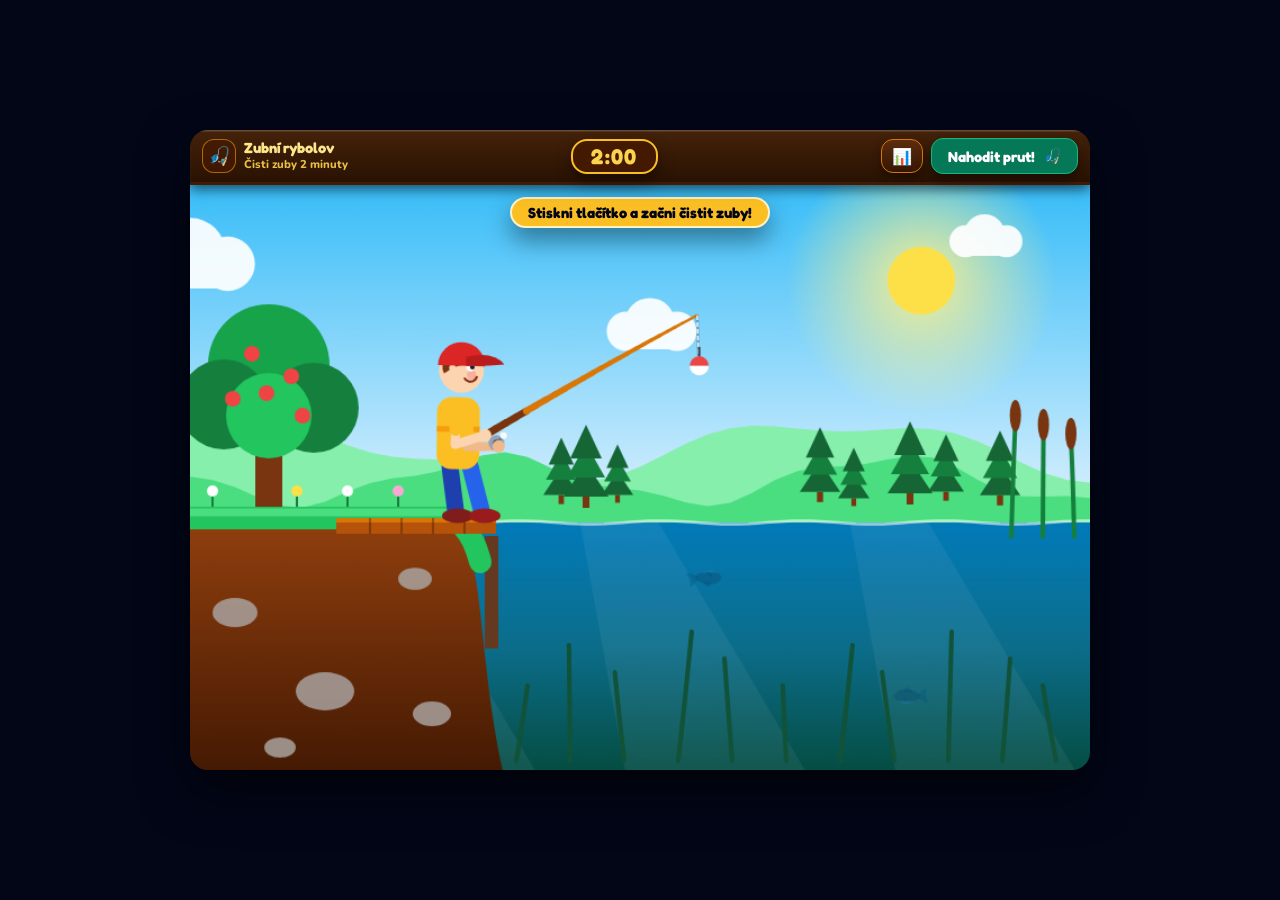
<file: zuby/index.html>
<!DOCTYPE html>
<html lang="cs">
<head>
<meta charset="utf-8">
<meta name="viewport" content="width=device-width,initial-scale=1,viewport-fit=cover">
<title>Zubní rybolov</title>
<link rel="preconnect" href="https://fonts.googleapis.com">
<link rel="preconnect" href="https://fonts.gstatic.com" crossorigin>
<link href="https://fonts.googleapis.com/css2?family=Fredoka:wght@600;700&family=Nunito:wght@700;800;900&display=swap" rel="stylesheet">
<style>
*{box-sizing:border-box;margin:0;padding:0;-webkit-tap-highlight-color:transparent;-webkit-user-select:none;user-select:none}
body{min-height:100vh;display:flex;align-items:center;justify-content:center;background:#020617;font-family:'Nunito','Trebuchet MS',sans-serif;padding:10px;touch-action:manipulation}
.game{width:100%;max-width:900px;border-radius:18px;overflow:hidden;box-shadow:0 20px 50px rgba(0,0,0,.6)}
.wood{background:linear-gradient(180deg,#45220a 0%,#291202 100%);box-shadow:inset 0 1.5px 1px rgba(255,255,255,.2),0 4px 12px rgba(0,0,0,.6);border-bottom:3px solid #451a03}
header{display:flex;align-items:center;justify-content:space-between;gap:8px;padding:8px 12px;position:relative;z-index:2}
.brand{display:flex;align-items:center;gap:8px;min-width:0}
.ico{width:34px;height:34px;border-radius:12px;background:rgba(69,26,3,.8);border:1px solid rgba(245,158,11,.6);display:flex;align-items:center;justify-content:center;font-size:18px;flex-shrink:0}
.brand b{display:block;font:700 11pt 'Fredoka','Trebuchet MS',sans-serif;color:#fde68a;line-height:1.1}
.brand small{display:block;font:800 8.5pt 'Nunito',sans-serif;color:rgba(252,211,77,.9)}
.clock{background:rgba(69,26,3,.95);border:2px solid #fbbf24;border-radius:16px;padding:2px 18px;box-shadow:0 8px 16px rgba(0,0,0,.4)}
#time{font:700 16pt 'Fredoka','Trebuchet MS',sans-serif;color:#fcd34d;letter-spacing:.06em;font-variant-numeric:tabular-nums}
.pbtn{font:700 11pt 'Fredoka','Trebuchet MS',sans-serif;color:#fff;background:#047857;border:1px solid #10b981;border-radius:12px;padding:8px 16px;cursor:pointer;box-shadow:0 6px 14px rgba(0,0,0,.4);display:flex;align-items:center;gap:8px;white-space:nowrap}
.pbtn:hover:not(:disabled){background:#059669}
.pbtn:active:not(:disabled){transform:scale(.95)}
.pbtn:disabled{opacity:.55;cursor:default}
.right{display:flex;align-items:center;gap:8px}
.wb{font:700 12pt 'Fredoka',sans-serif;color:#fde68a;background:linear-gradient(180deg,#5c2c0d,#351603);border:1.5px solid #d97706;border-radius:12px;padding:6px 10px;cursor:pointer;box-shadow:0 4px 10px rgba(0,0,0,.4)}
.wb:active{transform:scale(.95)}
.modal{position:fixed;inset:0;background:rgba(2,6,23,.8);-webkit-backdrop-filter:blur(3px);backdrop-filter:blur(3px);display:flex;align-items:center;justify-content:center;padding:12px;z-index:50}
.modal[hidden]{display:none}
.mbox{background:#f8fafc;width:100%;max-width:560px;max-height:90vh;border-radius:22px;border:4px solid #b45309;overflow:hidden;display:flex;flex-direction:column;box-shadow:0 20px 50px rgba(0,0,0,.6)}
.mhead{display:flex;justify-content:space-between;align-items:center;padding:10px 14px;color:#fde68a;font:700 12pt 'Fredoka',sans-serif}
.mx{width:30px;height:30px;border-radius:50%;border:0;background:#78350f;color:#fde68a;font:700 12pt 'Fredoka',sans-serif;cursor:pointer}
.tabs{display:flex;gap:6px;padding:10px 14px 0}
.tabs button{flex:1;font:700 11pt 'Fredoka',sans-serif;padding:6px;border-radius:10px;border:2px solid #d97706;background:#fff;color:#92400e;cursor:pointer}
.tabs button.on{background:#d97706;color:#fff}
.nav{display:flex;align-items:center;justify-content:space-between;padding:8px 14px;color:#451a03;font:700 11pt 'Fredoka',sans-serif;text-align:center}
.nav button{width:34px;height:30px;border-radius:10px;border:2px solid #d97706;background:#fff;color:#92400e;font:700 13pt 'Fredoka',sans-serif;cursor:pointer}
.nav button:disabled{opacity:.3;cursor:default}
#stotal{padding:0 14px 8px;font:800 10.5pt 'Nunito',sans-serif;color:#78350f;text-align:center}
#slist{overflow:auto;padding:0 14px 14px;display:grid;gap:8px}
.row{display:flex;align-items:center;gap:10px;background:#fff;border:1px solid #fcd34d;border-radius:14px;padding:4px 10px}
.row.zero{opacity:.4}
.row img{width:84px;height:44px;flex-shrink:0}
.row .nm{font:700 10.5pt 'Fredoka',sans-serif;color:#451a03;width:8.2em;flex-shrink:0}
.row .bar{flex:1;height:12px;background:#fef3c7;border-radius:8px;overflow:hidden}
.row .bar i{display:block;height:100%;background:linear-gradient(90deg,#f59e0b,#d97706);border-radius:8px}
.row .cnt{font:700 13pt 'Fredoka',sans-serif;color:#92400e;min-width:2ch;text-align:right}
@media(max-width:560px){.row .nm{width:5.6em}.row img{width:64px;height:34px}}
.stage{position:relative;background:#0f172a}
canvas{display:block;width:100%;height:auto}
#msg{position:absolute;top:12px;left:50%;transform:translateX(-50%);max-width:92%;text-align:center;background:#fbbf24;color:#020617;border:2px solid #fef3c7;border-radius:16px;padding:5px 16px;font:700 11pt 'Fredoka','Trebuchet MS',sans-serif;box-shadow:0 12px 24px rgba(0,0,0,.4);pointer-events:none}
@media(max-width:560px){.brand small,.ico{display:none}.clock{padding:2px 12px}}
</style>
</head>
<body>
<div class="game">
  <header class="wood">
    <div class="brand"><div class="ico">🎣</div><div><b>Zubní rybolov</b><small>Čisti zuby 2 minuty</small></div></div>
    <div class="clock"><span id="time">2:00</span></div>
    <div class="right"><button id="sbtn" class="wb" title="Statistika úlovků">📊</button><button id="btn" class="pbtn"><span>Nahodit prut!</span><span>🎣</span></button></div>
  </header>
  <div class="stage">
    <canvas id="c"></canvas>
    <div id="msg">Stiskni tlačítko a začni čistit zuby!</div>
  </div>
</div>

<div id="stats" class="modal" hidden>
  <div class="mbox">
    <div class="mhead wood"><span>📊 Statistika úlovků</span><button id="sclose" class="mx">✕</button></div>
    <div class="tabs"><button data-p="week" class="on">Týden</button><button data-p="month">Měsíc</button></div>
    <div class="nav"><button id="sprev">‹</button><div id="slabel"></div><button id="snext">›</button></div>
    <div id="stotal"></div>
    <div id="slist"></div>
  </div>
</div>

<script>
(()=>{
const W=800,H=520,SURF=300,BX=560,T0x=450,T0y=112,DUR=120;
const cv=document.getElementById('c');let ctx=cv.getContext('2d');
const dpr=Math.min(window.devicePixelRatio||1,2);
cv.width=W*dpr;cv.height=H*dpr;ctx.scale(dpr,dpr);
const $=id=>document.getElementById(id);
const clamp=(x,a=0,b=1)=>Math.max(a,Math.min(b,x));
const lerp=(a,b,t)=>a+(b-a)*t;
const sm=x=>{x=clamp(x);return x*x*(3-2*x)};
const rnd=(a,b)=>a+Math.random()*(b-a);
let R=null;

/* ---------- náhodný průběh jednoho spuštění ---------- */
function evalPath(P,t){
  const n=P.length;
  if(t<=P[0].t) return{x:P[0].x,y:P[0].y};
  if(t>=P[n-1].t) return{x:P[n-1].x,y:P[n-1].y};
  let i=0; while(i<n-2&&P[i+1].t<=t) i++;
  const a=P[i],b=P[i+1],h=b.t-a.t,u=(t-a.t)/h;
  const ma=i>0?{x:(b.x-P[i-1].x)/(b.t-P[i-1].t),y:(b.y-P[i-1].y)/(b.t-P[i-1].t)}:{x:0,y:0};
  const mb=i+2<n?{x:(P[i+2].x-a.x)/(P[i+2].t-a.t),y:(P[i+2].y-a.y)/(P[i+2].t-a.t)}:{x:0,y:0};
  const u2=u*u,u3=u2*u,h00=2*u3-3*u2+1,h10=u3-2*u2+u,h01=-2*u3+3*u2,h11=u3-u2;
  return{x:h00*a.x+h10*h*ma.x+h01*b.x+h11*h*mb.x,y:h00*a.y+h10*h*ma.y+h01*b.y+h11*h*mb.y};
}
function newRun(){
  const path=[],taps=[],spl=[{t:1.7,x:BX}];
  const H={x:BX+2,y:360};
  const cl=(x,y)=>({x:clamp(x,340,760),y:clamp(y,SURF+48,470)});
  const target=rnd(18,34);
  const e=Math.random();
  const P0=e<.5?{x:900,y:rnd(340,450)}:e<.8?{x:BX+rnd(-120,160),y:560}:{x:900,y:SURF+50};
  let t=1.5,ang=rnd(0,6.28);
  path.push({t,x:P0.x,y:P0.y});
  const circ=dt=>{
    let a,k=0;do{a=rnd(0,2*Math.PI);k++;}while(k<20&&Math.abs(Math.atan2(Math.sin(a-ang),Math.cos(a-ang)))<1);
    ang=a;const r=rnd(75,140),p=cl(H.x+r*Math.cos(a),H.y+r*Math.sin(a)*.75);
    t+=dt;path.push({t,x:p.x,y:p.y});
  };
  const poke=(str,dbl)=>{
    t+=rnd(.6,.9);const ap=cl(H.x+38*Math.cos(ang),H.y+38*Math.sin(ang)*.8);path.push({t,x:ap.x,y:ap.y});
    t+=.28;path.push({t,x:H.x,y:H.y});taps.push({t0:t-.1,s:str,d:rnd(.2,.32)});
    if(dbl){t+=.22;const q=cl(H.x+18*Math.cos(ang),H.y+18*Math.sin(ang));path.push({t,x:q.x,y:q.y});
      t+=.2;path.push({t,x:H.x,y:H.y});taps.push({t0:t-.1,s:str*.8,d:.22});}
    ang+=rnd(1.6,2.6)*(Math.random()<.5?1:-1);
    const rr=rnd(65,100),rp=cl(H.x+rr*Math.cos(ang),H.y+rr*Math.sin(ang)*.75);
    t+=rnd(.45,.7);path.push({t,x:rp.x,y:rp.y});
  };
  circ(rnd(1.8,2.6));
  while(t<target){
    circ(rnd(1.4,2.6));
    if(Math.random()<.5) circ(rnd(1.2,2.2));
    poke(rnd(.35,.8),Math.random()<.4);
  }
  /* drobné chvění plováku, když je ryba poblíž */
  for(let tt=3;tt<t;tt+=rnd(.8,2)){
    const q=evalPath(path,tt);
    if(Math.hypot(q.x-H.x,q.y-H.y)<125) taps.push({t0:tt,s:Math.random()<.25?-.25:rnd(.1,.22),d:rnd(.15,.25)});
  }
  /* poslední návštěva: záběr */
  circ(rnd(1.4,2));
  t+=rnd(.8,1.1);const ap=cl(H.x+40*Math.cos(ang),H.y+40*Math.sin(ang)*.8);path.push({t,x:ap.x,y:ap.y});
  t+=.3;const tk=t;path.push({t,x:H.x,y:H.y});
  taps.push({t0:tk-.1,s:1,d:.95});
  const aw=rnd(-.5,1),awp=cl(H.x+rnd(80,110)*Math.cos(aw),H.y+rnd(70,100)*Math.sin(aw));
  t+=.9;path.push({t,x:awp.x,y:awp.y});
  const hookT=tk+.8,reelT=hookT+rnd(20,30);
  /* boj: výpady různými směry, občas u hladiny */
  let last=path[path.length-1],jumps=0;
  while(t<reelT+3){
    t+=rnd(1.2,2.4);
    let q,k=0;do{q=cl(rnd(420,740),rnd(SURF+70,470));k++;}while(k<20&&Math.hypot(q.x-last.x,q.y-last.y)<130);
    if(jumps<2&&Math.random()<.3&&t<reelT-2){q={x:clamp(q.x,440,700),y:SURF+26};jumps++;spl.push({t,x:q.x});}
    path.push({t,x:q.x,y:q.y});last=q;
  }
  R={fish:pickFish(),hookT,reelT,tk,path,taps,spl,P:rnd(2.2,3.4),tc:1e9,t0:performance.now(),done:false,doneAt:0};
  for(let x=reelT;x<=DUR;x+=.05){ if(mouthAt(x,0).y<SURF){R.tc=x;spl.push({t:x,x:mouthAt(x,0).x});break;} }
  spl.push({t:hookT,x:BX});
}
function bump(t){
  if(!R) return 0; let b=0;
  for(const k of R.taps){const u=(t-k.t0)/k.d; if(u>0&&u<1) b+=k.s*Math.sin(Math.PI*u);}
  return Math.max(-.6,Math.min(b,1.2));
}

/* ---------- prut, plovák, ryba: poloha v čase ---------- */
function pathPos(t){
  const q=evalPath(R.path,t);
  return{x:q.x,y:Math.max(q.y,SURF+18)};
}
function pathSpeed(t){const a=pathPos(t-.1),b=pathPos(t+.1);return Math.hypot(b.x-a.x,b.y-a.y)/.2;}
function fightBend(t){
  const p=pathPos(t),d=Math.hypot(p.x-T0x,p.y-T0y);
  return .55+.35*clamp((d-260)/220)+.2*clamp(pathSpeed(t)/160);
}
function bendAt(t){
  if(!R||t<0) return .1;
  const b1=.12+.4*bump(t);
  if(t<R.hookT) return b1;
  const w=sm((t-R.hookT)/.5); let fb;
  if(t<R.reelT) fb=fightBend(t);
  else {const p=(t-R.reelT)/(DUR-R.reelT),rf=lerp(.85,.55,p)+.15*Math.sin(2*Math.PI*t/R.P)*(1-p);
    fb=lerp(fightBend(R.reelT),rf,sm((t-R.reelT)/1.5));}
  return lerp(b1,fb,w);
}
function castOff(t){
  if(t<.6){const e=1-(1-t/.6)**2;return{x:-70*e,y:-25*e};}
  if(t<.9){const e=sm((t-.6)/.3);return{x:-70+110*e,y:-25+60*e};}
  if(t<1.7){const s=sm((t-.9)/.8);return{x:40*(1-s),y:35*(1-s)};}
  return{x:0,y:0};
}
function tipAt(t){
  const b=bendAt(t), o=(R&&t>=0)?castOff(t):{x:0,y:0};
  let s=0; if(R&&t>=R.hookT&&t<R.hookT+.6) s=-34*Math.sin(Math.PI*(t-R.hookT)/.6);
  return{x:T0x+b*8+o.x,y:T0y+b*38+o.y+s};
}
function hookPt(t){return{x:BX,y:352+bump(t)*6};}
function mouthAt(t,at){
  if(t<R.reelT) return pathPos(t);
  const S=pathPos(R.reelT),tip=tipAt(t),p=clamp((t-R.reelT)/(DUR-R.reelT));
  const a=.12*Math.sin(at*2.4)*sm((p-.8)/.2);
  const E={x:tip.x+55*Math.sin(a),y:tip.y+55*Math.cos(a)};
  const pp=clamp(p+.015*Math.sin(p*90)*(1-p));
  const ramp=sm((t-R.reelT)/1.5),sway=85*Math.pow(1-p,.8)*Math.sin(2*Math.PI*t/R.P)*ramp;
  return{x:lerp(S.x,E.x,pp)+sway+(1-p)*8*Math.sin(t*4.1),y:lerp(S.y,E.y,pp)+(1-p)*8*Math.sin(t*5.3)};
}
function fightLean(t){
  if(t<R.reelT){const p=pathPos(t);return -.12-.035*clamp((p.x-BX)/120,-1,1)-.02*Math.sin(t*7);}
  const q=clamp((t-R.reelT)/(DUR-R.reelT));
  return lerp(-.12,-.03,q)-.03*Math.sin(2*Math.PI*t/R.P)*(1-q)*sm((t-R.reelT)/1.5);
}
function leanAt(t,at){
  const idle=.012*Math.sin(at*1.1);
  if(!R||t<0) return idle;
  if(t<.6) return idle-.14*(1-(1-t/.6)**2);
  if(t<.9) return idle+lerp(-.14,.1,sm((t-.6)/.3));
  if(t<1.7) return idle+lerp(.1,.03,sm((t-.9)/.8));
  if(t<R.tk) return .03+.015*Math.sin(t*1.3);
  if(t<R.hookT) return .07;
  const u=t-R.hookT;
  return lerp(.07,fightLean(t),sm(u/.3))-.12*Math.sin(Math.PI*clamp(u/.6));
}
function liftAt(t){
  if(!R||t<0) return 0;
  if(t<.6) return -10*(1-(1-t/.6)**2);
  if(t<.9) return lerp(-10,6,sm((t-.6)/.3));
  if(t<1.7) return lerp(6,0,sm((t-.9)/.8));
  if(t<R.hookT) return 0;
  const u=t-R.hookT;
  return -16*Math.sin(Math.PI*clamp(u/.6))-6*sm(u/.4);
}
function ik(sx,sy,tx,ty,l1,l2,dir){
  const dx=tx-sx,dy=ty-sy,d=Math.hypot(dx,dy)||1,dd=clamp(d,Math.abs(l1-l2)+.01,l1+l2-.01);
  const a=Math.atan2(dy,dx),ang=Math.acos(clamp((l1*l1+dd*dd-l2*l2)/(2*l1*dd),-1,1)),ea=a+dir*ang;
  return{e:{x:sx+Math.cos(ea)*l1,y:sy+Math.sin(ea)*l1},h:{x:sx+Math.cos(a)*dd,y:sy+Math.sin(a)*dd}};
}
function bobberAt(t,at,tip,mouth){
  if(!R||t<.9) return{x:tip.x+Math.sin(at*1.5)*2,y:tip.y+45};
  if(t<1.7){
    const u=(t-.9)/.8,a=tipAt(.9);
    return{x:lerp(a.x,BX,u),y:lerp(a.y+45,SURF-3,u)-140*4*u*(1-u)};
  }
  const bb={x:BX+Math.sin(t*1.7)*1.2,y:SURF-3+13*bump(t)+Math.sin(t*2.3)*1.2};
  if(t<R.hookT) return bb;
  const w=sm((t-R.hookT)/.6);let hl;
  if(mouth.y>SURF-3) hl={x:tip.x+(SURF-3-tip.y)/(mouth.y-tip.y)*(mouth.x-tip.x),y:SURF-3};
  else hl={x:lerp(tip.x,mouth.x,.8),y:lerp(tip.y,mouth.y,.8)};
  return{x:lerp(bb.x,hl.x,w),y:lerp(bb.y,hl.y,w)};
}

/* ---------- kreslení ---------- */
function rrect(x,y,w,h,r){ctx.beginPath();ctx.moveTo(x+r,y);ctx.arcTo(x+w,y,x+w,y+h,r);ctx.arcTo(x+w,y+h,x,y+h,r);ctx.arcTo(x,y+h,x,y,r);ctx.arcTo(x,y,x+w,y,r);ctx.closePath();}
function cloud(x,y,s){
  ctx.save();ctx.translate(x,y);ctx.scale(s,s);ctx.fillStyle='rgba(255,255,255,.92)';
  ctx.beginPath();ctx.arc(0,0,22,0,7);ctx.arc(26,-9,28,0,7);ctx.arc(56,0,22,0,7);ctx.rect(0,-2,56,22);ctx.fill();ctx.restore();
}
function pine(x,y,s){
  ctx.fillStyle='#78350f';ctx.fillRect(x-3*s,y-8*s,6*s,10*s);
  for(let i=0;i<3;i++){
    ctx.beginPath();ctx.moveTo(x-(20-i*3)*s,y-(8+i*17)*s);ctx.lineTo(x,y-(38+i*17)*s);ctx.lineTo(x+(20-i*3)*s,y-(8+i*17)*s);ctx.closePath();
    ctx.fillStyle=i%2?'#15803d':'#166534';ctx.fill();
  }
}
const FISH=[
 {id:'kapr',n:'kapra',nom:'Kapr obecný',L:38,
  pt:[.03,.24,.46,.57,.60,.50,.32,.19,.13],pb:[.03,.19,.36,.46,.47,.40,.27,.17,.13],
  back:'#6b4f1a',flank:'#c8952e',belly:'#f3e4ab',eye:'#d9a441',cf:'#a8532a',
  tail:{t:'fork',sp:.42,tl:.62,fd:.35},gx:-.42,ex:-.66,ey:-.12,er:.1,mouth:'small',mx:-.86,barb:2,deco:'scales',pec:[.2,.09],
  fins:[{k:'d',xa:-.42,xb:.5,h:.34,pk:.2,c:'#8b6a2b'},{k:'a',xa:.34,xb:.66,h:.2,pk:.4,c:'#a8532a'},{k:'v',xa:-.12,xb:.1,h:.24,pk:.3,c:'#b45a2c'}]},
 {id:'stika',n:'štiku',nom:'Štika obecná',L:42,
  pt:[.05,.10,.20,.27,.29,.27,.22,.16,.12],pb:[.05,.09,.17,.22,.23,.21,.18,.14,.11],
  back:'#33502a',flank:'#7c9a3a',belly:'#f1eecf',eye:'#e8c547',cf:'#7a8a3a',
  tail:{t:'fork',sp:.36,tl:.6,fd:.3},gx:-.44,ex:-.66,ey:-.09,er:.08,mouth:'big',mx:-.5,barb:0,deco:'bean',pec:[.2,.08],
  fins:[{k:'d',xa:.3,xb:.66,h:.3,pk:.3,c:'#6b7a34'},{k:'a',xa:.3,xb:.66,h:.26,pk:.3,c:'#7a8a3a'},{k:'v',xa:.1,xb:.3,h:.16,pk:.4,c:'#8a9a44'}]},
 {id:'okoun',n:'okouna',nom:'Okoun říční',L:34,
  pt:[.03,.22,.42,.55,.56,.46,.28,.16,.11],pb:[.03,.18,.34,.42,.42,.36,.24,.15,.11],
  back:'#3b5622',flank:'#a9b23a',belly:'#f0efc8',eye:'#e6a21a',cf:'#e2531b',
  tail:{t:'fork',sp:.38,tl:.5,fd:.12},gx:-.4,ex:-.6,ey:-.1,er:.11,mouth:'mid',mx:-.62,barb:0,deco:'bars',pec:[.2,.09],
  fins:[{k:'d',xa:-.32,xb:.16,h:.42,pk:.35,c:'#6b7a2e',spot:1},{k:'d',xa:.22,xb:.6,h:.3,pk:.3,c:'#8a9a3a'},{k:'a',xa:.28,xb:.58,h:.22,pk:.3,c:'#e2531b'},{k:'v',xa:-.2,xb:.02,h:.26,pk:.3,c:'#e2531b'}]},
 {id:'candat',n:'candáta',nom:'Candát obecný',L:40,
  pt:[.04,.14,.27,.34,.35,.31,.22,.15,.11],pb:[.04,.12,.22,.27,.27,.24,.18,.13,.10],
  back:'#56645a',flank:'#b3c0b1',belly:'#eef1ea',eye:'#dfe9c8',cf:'#a6b1a4',
  tail:{t:'fork',sp:.38,tl:.55,fd:.25},gx:-.44,ex:-.64,ey:-.08,er:.14,mouth:'big',mx:-.56,barb:0,deco:'bars2',pec:[.2,.08],
  fins:[{k:'d',xa:-.25,xb:.2,h:.3,pk:.3,c:'#98a597',dots:1},{k:'d',xa:.28,xb:.66,h:.26,pk:.3,c:'#a4b0a2',dots:1},{k:'a',xa:.32,xb:.66,h:.22,pk:.3,c:'#a6b1a4'},{k:'v',xa:-.1,xb:.1,h:.2,pk:.4,c:'#b8c3b6'}]},
 {id:'sumec',n:'sumce',nom:'Sumec velký',L:42,
  pt:[.06,.22,.34,.34,.30,.24,.17,.13,.11],pb:[.06,.15,.22,.24,.22,.19,.15,.12,.10],
  back:'#2a3122',flank:'#5a5c3a',belly:'#cbc59c',eye:'#4a4a34',cf:'#3b4230',
  tail:{t:'round',sp:.24,tl:.5},gx:-.5,ex:-.78,ey:-.09,er:.045,mouth:'wide',mx:-.42,barb:6,deco:'mottle',pec:[.28,.12],
  fins:[{k:'d',xa:-.22,xb:-.02,h:.14,pk:.5,c:'#333a29'},{k:'a',xa:-.05,xb:.74,h:.14,pk:.5,c:'#3b4230'},{k:'v',xa:.1,xb:.25,h:.12,pk:.5,c:'#3b4230'}]},
 {id:'pstruh',n:'pstruha',nom:'Pstruh potoční',L:37,
  pt:[.03,.14,.28,.36,.37,.33,.23,.15,.10],pb:[.03,.12,.24,.30,.30,.26,.19,.13,.09],
  back:'#514320',flank:'#a58a3a',belly:'#f3e7b6',eye:'#c9a13a',cf:'#8c6b2c',
  tail:{t:'fork',sp:.32,tl:.45,fd:.08},gx:-.46,ex:-.68,ey:-.08,er:.085,mouth:'mid',mx:-.6,barb:0,deco:'trout',pec:[.2,.08],
  fins:[{k:'d',xa:-.22,xb:.1,h:.3,pk:.3,c:'#7a6428'},{k:'d',xa:.5,xb:.6,h:.1,pk:.5,c:'#d9822b'},{k:'a',xa:.34,xb:.58,h:.18,pk:.3,c:'#c9852f'},{k:'v',xa:0,xb:.2,h:.18,pk:.4,c:'#c9852f'}]},
 {id:'lin',n:'lína',nom:'Lín obecný',L:34,
  pt:[.03,.24,.46,.56,.57,.50,.36,.26,.20],pb:[.03,.20,.40,.48,.48,.42,.32,.24,.19],
  back:'#39471c',flank:'#77813a',belly:'#c9b96a',eye:'#e0561a',cf:'#4b5723',
  tail:{t:'trunc',sp:.36,tl:.42},gx:-.46,ex:-.68,ey:-.1,er:.08,mouth:'small',mx:-.9,barb:1,deco:'sheen',pec:[.24,.11],
  fins:[{k:'d',xa:-.15,xb:.35,h:.26,pk:.4,c:'#4b5723'},{k:'a',xa:.32,xb:.56,h:.22,pk:.4,c:'#4b5723'},{k:'v',xa:-.05,xb:.15,h:.2,pk:.4,c:'#4b5723'}]}
];
const PAL2={color:'#0c4a6e',accent:'#075985',belly:'#38bdf8',hf:.62,deco:'none',ambient:true};
let hist=[];try{hist=JSON.parse(localStorage.getItem('zubryba')||'[]').filter(Number.isInteger);}catch(e){}
function pickFish(){
  const ok=FISH.map((_,i)=>i).filter(i=>!hist.slice(-3).includes(i));
  const f=ok[Math.floor(Math.random()*ok.length)];
  hist.push(f);hist=hist.slice(-3);
  try{localStorage.setItem('zubryba',JSON.stringify(hist));}catch(e){}
  return f;
}
function fishSimple(cx,cy,th,L,wag,alpha,v,sx){
  const hf=v.hf,sp=L*(.3+.32*hf);
  ctx.save();ctx.translate(cx,cy);ctx.rotate(th);
  if(sx!==undefined&&sx!==1)ctx.scale(Math.abs(sx)<.04?(sx<0?-.04:.04):sx,1);
  ctx.globalAlpha=alpha;
  /* ocasní ploutev */
  ctx.save();ctx.translate(L*.7,0);ctx.rotate(wag);
  ctx.beginPath();ctx.moveTo(-L*.1,0);ctx.quadraticCurveTo(L*.3,-sp*.9,L*.62,-sp);ctx.quadraticCurveTo(L*.44,0,L*.62,sp);ctx.quadraticCurveTo(L*.3,sp*.9,-L*.1,0);ctx.closePath();
  ctx.fillStyle=v.accent;ctx.fill();ctx.restore();
  /* hřbetní ploutev */
  ctx.beginPath();ctx.moveTo(-L*.3,-hf*L*.5);ctx.quadraticCurveTo(-L*.05,-(hf+.34)*L,L*.32,-hf*L*.42);ctx.closePath();
  ctx.fillStyle=v.accent;ctx.fill();
  /* tělo */
  ctx.beginPath();ctx.moveTo(-L,0);ctx.bezierCurveTo(-L*.7,-L*hf,L*.2,-L*hf*.97,L*.78,-L*.13);ctx.lineTo(L*.78,L*.13);
  ctx.bezierCurveTo(L*.2,L*hf,-L*.7,L*hf*1.06,-L,0);ctx.closePath();
  const g=ctx.createLinearGradient(0,-L*hf*.9,0,L*hf*.95);g.addColorStop(0,v.color);g.addColorStop(.7,v.color);g.addColorStop(1,v.belly);
  ctx.fillStyle=g;ctx.fill();
  ctx.save();ctx.clip();
  if(v.deco==='stripes'){ctx.strokeStyle=v.dc;ctx.lineWidth=L*.11;
    for(let k=0;k<4;k++){const x=-L*.2+k*L*.28;ctx.beginPath();ctx.moveTo(x,-L*hf*1.2);ctx.quadraticCurveTo(x+L*.09,0,x-L*.03,L*hf*1.2);ctx.stroke();}}
  else if(v.deco==='scales'){ctx.strokeStyle='rgba(254,243,199,.3)';ctx.lineWidth=L*.035;
    for(let r=-3;r<=3;r++)for(let c=-4;c<=3;c++){const x=c*L*.22+(r&1?L*.11:0),y=r*L*hf*.28;ctx.beginPath();ctx.arc(x,y,L*.13,-1.2,1.2);ctx.stroke();}}
  else if(v.deco==='spots'){ctx.fillStyle='rgba(217,249,157,.75)';
    for(let i=0;i<20;i++){const x=-L*.6+((i*.37)%1)*L*1.4,y=(((i*.61)%1)-.5)*hf*L*.9;ctx.beginPath();ctx.arc(x,y,L*.055,0,7);ctx.fill();}}
  else if(v.deco==='trout'){ctx.fillStyle='#ef4444';
    for(let i=0;i<14;i++){const x=-L*.6+((i*.41)%1)*L*1.3,y=-L*hf*(.05+((i*.53)%1)*.5);ctx.beginPath();ctx.arc(x,y,L*.045,0,7);ctx.fill();}
    ctx.fillStyle='rgba(255,255,255,.35)';ctx.beginPath();ctx.ellipse(L*.05,L*hf*.12,L*.65,L*hf*.07,0,0,7);ctx.fill();}
  ctx.restore();
  /* hrudní ploutev */
  ctx.beginPath();ctx.ellipse(-L*.18,hf*L*.36,L*.22,L*.1,.5,0,7);ctx.fillStyle=v.accent;ctx.fill();
  if(!v.ambient){
    ctx.strokeStyle='rgba(0,0,0,.2)';ctx.lineWidth=L*.05;ctx.beginPath();ctx.arc(-L*.42,0,L*(.2+hf*.22),-1,1);ctx.stroke();
    const ey=-hf*L*.19;
    ctx.beginPath();ctx.arc(-L*.6,ey,L*.15,0,7);ctx.fillStyle=v.eye||'#fff';ctx.fill();
    ctx.beginPath();ctx.arc(-L*.63,ey,L*.08,0,7);ctx.fillStyle='#0f172a';ctx.fill();
    ctx.strokeStyle='rgba(0,0,0,.4)';ctx.lineWidth=L*.05;ctx.lineCap='round';ctx.beginPath();ctx.moveTo(-L*.99,L*.03);ctx.lineTo(-L*.8,L*.1);ctx.stroke();
  }
  if(v.deco==='whiskers'){ctx.lineWidth=L*.05;ctx.lineCap='round';ctx.strokeStyle='#64748b';
    [[-1.34,.16],[-1.3,.36],[-1.1,.5]].forEach(w=>{ctx.beginPath();ctx.moveTo(-L*.95,L*.06);ctx.quadraticCurveTo(-L*1.1,L*.06,L*w[0],L*w[1]);ctx.stroke();});}
  ctx.restore();
}

const UU=[0,.08,.2,.35,.5,.65,.8,.92,1];
function prof(v,x){
  const u=clamp((x+1)/1.78);let i=0;while(i<UU.length-2&&UU[i+1]<u)i++;
  const f=(u-UU[i])/(UU[i+1]-UU[i]);
  return{t:lerp(v.pt[i],v.pt[i+1],f),b:lerp(v.pb[i],v.pb[i+1],f)};
}
const hsh=i=>{const q=Math.sin(i*12.9898+78.233)*43758.5453;return q-Math.floor(q);};
function closedCurve(P){
  const n=P.length,m=(a,b)=>({x:(a.x+b.x)/2,y:(a.y+b.y)/2});
  const s0=m(P[n-1],P[0]);ctx.moveTo(s0.x,s0.y);
  for(let i=0;i<n;i++){const c=P[i],e=m(P[i],P[(i+1)%n]);ctx.quadraticCurveTo(c.x,c.y,e.x,e.y);}
  ctx.closePath();
}
function drawFin(v,f){
  const top=f.k==='d',sg=top?-1:1,edge=x=>{const q=prof(v,x);return sg*(top?q.t:q.b)-sg*.06;};
  const xp=f.xa+(f.xb-f.xa)*f.pk,ya=edge(f.xa),yb=edge(f.xb),yp=sg*(top?prof(v,xp).t:prof(v,xp).b)+sg*f.h;
  ctx.beginPath();ctx.moveTo(f.xa,ya);
  ctx.quadraticCurveTo(f.xa+(xp-f.xa)*.35,lerp(ya,yp,.95),xp,yp);
  ctx.quadraticCurveTo(f.xb-(f.xb-xp)*.15,lerp(yb,yp,.28),f.xb,yb);
  ctx.closePath();ctx.fillStyle=f.c;ctx.fill();
  ctx.strokeStyle='rgba(0,0,0,.2)';ctx.lineWidth=.011;
  for(let i=1;i<6;i++){const u=i/6,bx=lerp(f.xa,f.xb,u),tipY=yb+(yp-yb)*(1-Math.min(1,Math.abs(u-f.pk)*1.15))*1;
    ctx.beginPath();ctx.moveTo(bx,edge(bx));ctx.lineTo(lerp(bx,xp,.35),edge(bx)+(tipY-edge(bx))*.9);ctx.stroke();}
  if(f.spot){ctx.beginPath();ctx.arc(f.xa+(f.xb-f.xa)*.72,-prof(v,f.xa+(f.xb-f.xa)*.72).t-.03,.04,0,7);ctx.fillStyle='#111827';ctx.fill();}
  if(f.dots){ctx.fillStyle='rgba(40,50,42,.65)';for(let i=0;i<7;i++){const u=.15+.12*i;ctx.beginPath();ctx.arc(lerp(f.xa,f.xb,u),sg*prof(v,lerp(f.xa,f.xb,u)).t-.09-.03*Math.sin(i),.014,0,7);ctx.fill();}}
}
function fishDetailed(cx,cy,th,L,wag,alpha,v,sx){
  ctx.save();ctx.translate(cx,cy);ctx.rotate(th);
  if(sx!==undefined&&sx!==1)ctx.scale(Math.abs(sx)<.04?(sx<0?-.04:.04):sx,1);
  ctx.scale(L,L);ctx.globalAlpha=alpha;ctx.lineJoin='round';ctx.lineCap='round';
  const maxT=Math.max(...v.pt),maxB=Math.max(...v.pb),T=v.tail;
  const hb=(v.pt[8]+v.pb[8])/2;
  /* ocasní ploutev */
  ctx.save();ctx.translate(.72,0);ctx.rotate(wag);
  ctx.beginPath();ctx.moveTo(0,-hb);
  if(T.t==='fork'){ctx.bezierCurveTo(T.tl*.4,-hb,T.tl*.7,-T.sp*.9,T.tl,-T.sp);ctx.quadraticCurveTo(T.tl*(1-T.fd),0,T.tl,T.sp);ctx.bezierCurveTo(T.tl*.7,T.sp*.9,T.tl*.4,hb,0,hb);}
  else if(T.t==='trunc'){ctx.bezierCurveTo(T.tl*.5,-T.sp,T.tl*.95,-T.sp,T.tl,-T.sp*.72);ctx.quadraticCurveTo(T.tl*1.05,0,T.tl,T.sp*.72);ctx.bezierCurveTo(T.tl*.95,T.sp,T.tl*.5,T.sp,0,hb);}
  else {ctx.bezierCurveTo(T.tl*.5,-T.sp*1.1,T.tl*1.02,-T.sp*.55,T.tl,0);ctx.bezierCurveTo(T.tl*1.02,T.sp*.55,T.tl*.5,T.sp*1.1,0,hb);}
  ctx.closePath();ctx.fillStyle=v.cf;ctx.fill();
  ctx.strokeStyle='rgba(0,0,0,.2)';ctx.lineWidth=.011;
  for(let i=-3;i<=3;i++){ctx.beginPath();ctx.moveTo(0,i*hb/4);ctx.lineTo(T.tl*.95,i*T.sp/3.4);ctx.stroke();}
  ctx.restore();
  /* ploutve za tělem */
  v.fins.forEach(f=>drawFin(v,f));
  /* tělo */
  const P=[];
  for(let i=0;i<UU.length;i++)P.push({x:-1+UU[i]*1.78,y:-v.pt[i]});
  for(let i=UU.length-1;i>=0;i--)P.push({x:-1+UU[i]*1.78,y:v.pb[i]});
  ctx.beginPath();closedCurve(P);
  const g=ctx.createLinearGradient(0,-maxT,0,maxB);
  g.addColorStop(0,v.back);g.addColorStop(.3,v.back);g.addColorStop(.58,v.flank);g.addColorStop(.8,v.flank);g.addColorStop(1,v.belly);
  ctx.fillStyle=g;ctx.fill();
  ctx.save();ctx.clip();
  const d=v.deco;
  if(d==='scales'){
    ctx.strokeStyle='rgba(70,40,5,.38)';ctx.lineWidth=.012;
    for(let r=-4;r<=4;r++)for(let c=-4;c<=5;c++){const x=-.5+c*.15+(r&1?.075:0),y=r*.13;if(x>-.5&&x<.75){ctx.beginPath();ctx.arc(x,y,.085,-1.15,1.15);ctx.stroke();}}
  } else if(d==='bean'){
    ctx.fillStyle='rgba(238,232,160,.85)';
    [-.09,.0,.09].forEach((yy,ri)=>{for(let c=0;c<8;c++){const x=-.32+c*.13+(ri%2?.06:0);ctx.beginPath();ctx.ellipse(x,yy,.05,.026,.1,0,7);ctx.fill();}});
    ctx.fillStyle='rgba(30,50,20,.35)';for(let c=0;c<7;c++){ctx.beginPath();ctx.ellipse(-.3+c*.15,-.19,.05,.03,0,0,7);ctx.fill();}
  } else if(d==='bars'){
    ctx.strokeStyle='rgba(28,42,16,.62)';ctx.lineWidth=.075;ctx.lineCap='butt';
    for(let k=0;k<6;k++){const x=-.32+k*.19;ctx.beginPath();ctx.moveTo(x,-.65);ctx.quadraticCurveTo(x+.04,-.15,x+.02,.12);ctx.stroke();}
  } else if(d==='bars2'){
    ctx.strokeStyle='rgba(50,65,55,.32)';ctx.lineWidth=.06;ctx.lineCap='butt';
    for(let k=0;k<6;k++){const x=-.25+k*.17;ctx.beginPath();ctx.moveTo(x,-.4);ctx.lineTo(x+.03,.03);ctx.stroke();}
    ctx.fillStyle='rgba(30,40,32,.4)';for(let i=0;i<22;i++){ctx.beginPath();ctx.arc(-.5+hsh(i)*1.2,-.3+hsh(i+30)*.22,.012,0,7);ctx.fill();}
  } else if(d==='mottle'){
    for(let i=0;i<30;i++){ctx.fillStyle='rgba(12,18,8,.42)';ctx.beginPath();ctx.arc(-.85+hsh(i)*1.6,-.24+hsh(i+50)*.42,.03+hsh(i+9)*.06,0,7);ctx.fill();}
    ctx.fillStyle='rgba(230,225,170,.22)';for(let i=0;i<18;i++){ctx.beginPath();ctx.arc(-.7+hsh(i+80)*1.4,-.2+hsh(i+120)*.4,.014,0,7);ctx.fill();}
  } else if(d==='trout'){
    for(let i=0;i<40;i++){const x=-.7+hsh(i)*1.4,q=prof(v,x),y=-q.t*.8+hsh(i+7)*(q.t*.8+q.b*.35),red=i%5===0;
      if(red){ctx.beginPath();ctx.arc(x,y,.034,0,7);ctx.strokeStyle='rgba(200,225,240,.75)';ctx.lineWidth=.01;ctx.stroke();ctx.fillStyle='#d9382b';ctx.fill();}
      else{ctx.beginPath();ctx.arc(x,y,.02,0,7);ctx.fillStyle='rgba(15,15,20,.75)';ctx.fill();}}
  } else if(d==='sheen'){
    ctx.fillStyle='rgba(255,255,200,.06)';for(let i=0;i<40;i++){ctx.beginPath();ctx.arc(-.6+hsh(i)*1.3,-.4+hsh(i+20)*.7,.012,0,7);ctx.fill();}
  }
  ctx.fillStyle='rgba(255,255,255,.13)';ctx.beginPath();ctx.ellipse(-.05,-maxT*.55,.6,maxT*.12,0,0,7);ctx.fill();
  ctx.restore();
  /* postranní čára */
  ctx.beginPath();ctx.moveTo(v.gx+.08,-.02);ctx.quadraticCurveTo(.2,.02,.7,0);ctx.strokeStyle='rgba(0,0,0,.16)';ctx.lineWidth=.01;ctx.stroke();
  /* skřele */
  const gq=prof(v,v.gx);
  ctx.beginPath();ctx.moveTo(v.gx,-gq.t*.86);ctx.quadraticCurveTo(v.gx+.1,0,v.gx,gq.b*.86);ctx.quadraticCurveTo(v.gx-.13,0,v.gx,-gq.t*.86);
  ctx.fillStyle='rgba(255,255,255,.1)';ctx.fill();
  ctx.beginPath();ctx.moveTo(v.gx,-gq.t*.86);ctx.quadraticCurveTo(v.gx+.1,0,v.gx,gq.b*.86);
  ctx.strokeStyle='rgba(0,0,0,.28)';ctx.lineWidth=.018;ctx.stroke();
  /* tlama */
  ctx.strokeStyle='rgba(60,20,10,.75)';ctx.lineCap='round';
  if(v.mouth==='small'){ctx.lineWidth=.016;ctx.beginPath();ctx.moveTo(-.99,.04);ctx.quadraticCurveTo(-.93,.09,v.mx,.09);ctx.stroke();}
  else if(v.mouth==='mid'){ctx.lineWidth=.017;ctx.beginPath();ctx.moveTo(-.99,.03);ctx.quadraticCurveTo(-.8,.08,v.mx,.07);ctx.stroke();}
  else if(v.mouth==='big'){ctx.lineWidth=.02;ctx.beginPath();ctx.moveTo(-.99,.045);ctx.quadraticCurveTo(-.75,.085,v.mx,.075);ctx.stroke();
    ctx.fillStyle='#f4f0e0';for(let i=0;i<6;i++){const x=-.93+i*.06;ctx.beginPath();ctx.moveTo(x,.06);ctx.lineTo(x+.02,.09);ctx.lineTo(x+.035,.062);ctx.fill();}}
  else if(v.mouth==='wide'){ctx.lineWidth=.026;ctx.beginPath();ctx.moveTo(-.99,.06);ctx.quadraticCurveTo(-.7,.14,v.mx,.11);ctx.stroke();}
  /* vousy */
  ctx.strokeStyle='#cfc9a3';
  if(v.barb===2){ctx.lineWidth=.016;[[-.95,.06,-.92,.1,-.9,.17],[-.9,.07,-.86,.11,-.84,.16]].forEach(b=>{ctx.beginPath();ctx.moveTo(b[0],b[1]);ctx.quadraticCurveTo(b[2],b[3],b[4],b[5]);ctx.stroke();});}
  else if(v.barb===1){ctx.lineWidth=.014;ctx.beginPath();ctx.moveTo(-.93,.07);ctx.quadraticCurveTo(-.95,.11,-.93,.15);ctx.stroke();}
  else if(v.barb===6){
    ctx.lineWidth=.022;[[-.98,0,-1.28,.05,-1.22,.32],[-.98,.01,-1.2,.14,-1.1,.42]].forEach(b=>{ctx.beginPath();ctx.moveTo(b[0],b[1]);ctx.quadraticCurveTo(b[2],b[3],b[4],b[5]);ctx.stroke();});
    ctx.lineWidth=.016;[[-.95,.09,-1.02,.2,-.98,.27],[-.9,.1,-.95,.22,-.88,.31],[-.85,.1,-.86,.2,-.8,.26],[-.99,.07,-1.06,.17,-1.03,.24]].forEach(b=>{ctx.beginPath();ctx.moveTo(b[0],b[1]);ctx.quadraticCurveTo(b[2],b[3],b[4],b[5]);ctx.stroke();});
  }
  /* oko */
  ctx.beginPath();ctx.arc(v.ex,v.ey,v.er,0,7);ctx.fillStyle=v.eye;ctx.fill();
  ctx.strokeStyle='rgba(0,0,0,.4)';ctx.lineWidth=.011;ctx.stroke();
  ctx.beginPath();ctx.arc(v.ex-.005,v.ey,v.er*.56,0,7);ctx.fillStyle='#0b0f14';ctx.fill();
  ctx.beginPath();ctx.arc(v.ex-v.er*.22,v.ey-v.er*.26,v.er*.2,0,7);ctx.fillStyle='rgba(255,255,255,.9)';ctx.fill();
  /* prsní ploutev */
  ctx.save();ctx.translate(v.gx+.04,.11);ctx.rotate(.4);
  ctx.beginPath();ctx.ellipse(v.pec[0]/2,0,v.pec[0]/2,v.pec[1]/2,0,0,7);ctx.fillStyle=v.cf;ctx.globalAlpha*=.88;ctx.fill();
  ctx.strokeStyle='rgba(0,0,0,.18)';ctx.lineWidth=.009;for(let i=-2;i<=2;i++){ctx.beginPath();ctx.moveTo(0,i*.012);ctx.lineTo(v.pec[0]*.95,i*v.pec[1]*.2);ctx.stroke();}
  ctx.restore();
  ctx.restore();
}
function fish(cx,cy,th,L,wag,alpha,v,sx){if(v.ambient)fishSimple(cx,cy,th,L,wag,alpha,v,sx);else fishDetailed(cx,cy,th,L,wag,alpha,v,sx);}
function splash(ex,t0,t){
  const age=t-t0; if(age<0||age>1.6) return;
  if(age<1){
    for(let i=0;i<10;i++){
      const ang=-Math.PI*(.15+.7*i/9),sp=90+(i*37%50);
      const x=ex+Math.cos(ang)*sp*age*.6,y=SURF+Math.sin(ang)*sp*age+130*age*age;
      if(y>SURF+3) continue;
      ctx.beginPath();ctx.arc(x,y,3.2*(1-age)+.6,0,7);ctx.fillStyle=`rgba(255,255,255,${1-age})`;ctx.fill();
    }
  }
  ripple(ex,age);
}
function ripple(x,age){
  if(age<0||age>1.6) return;
  ctx.strokeStyle=`rgba(255,255,255,${.75*(1-age/1.6)})`;ctx.lineWidth=2;
  ctx.beginPath();ctx.ellipse(x,SURF+2,age*46,age*9,0,0,7);ctx.stroke();
}

function drawScene(t,at){
  const running=!!R&&t>=0;
  /* obloha */
  let g=ctx.createLinearGradient(0,0,0,SURF);g.addColorStop(0,'#38bdf8');g.addColorStop(1,'#e0f2fe');
  ctx.fillStyle=g;ctx.fillRect(0,0,W,H);
  const sg=ctx.createRadialGradient(650,85,10,650,85,120);sg.addColorStop(0,'rgba(254,240,138,.85)');sg.addColorStop(1,'rgba(254,240,138,0)');
  ctx.fillStyle=sg;ctx.fillRect(480,0,320,230);
  ctx.beginPath();ctx.arc(650,85,30,0,7);ctx.fillStyle='#fde047';ctx.fill();
  cloud(((at*9+80)%1000)-120,70,1.1);cloud(((at*6+500)%1000)-120,130,.8);cloud(((at*7+800)%1000)-120,50,.65);
  /* kopce */
  ctx.beginPath();ctx.moveTo(0,SURF);ctx.lineTo(0,235);
  for(let x=0;x<=W;x+=20) ctx.lineTo(x,235-Math.sin(x*.012+1)*24-Math.sin(x*.03)*8);
  ctx.lineTo(W,SURF);ctx.closePath();ctx.fillStyle='#86efac';ctx.fill();
  ctx.beginPath();ctx.moveTo(0,SURF);ctx.lineTo(0,262);
  for(let x=0;x<=W;x+=20) ctx.lineTo(x,262-Math.sin(x*.018+3)*20-Math.sin(x*.05)*5);
  ctx.lineTo(W,SURF);ctx.closePath();ctx.fillStyle='#4ade80';ctx.fill();
  [[330,282,.8],[352,285,1],[380,281,.7],[560,280,.9],[590,284,.7],[640,282,1],[672,279,.8],[720,283,.9]].forEach(a=>pine(a[0],a[1],a[2]));
  /* strom vlevo */
  ctx.fillStyle='#78350f';ctx.fillRect(58,180,24,125);
  [[70,160,54,'#16a34a'],[30,195,40,'#15803d'],[110,198,40,'#15803d'],[70,205,38,'#22c55e']].forEach(c=>{ctx.beginPath();ctx.arc(c[0],c[1],c[2],0,7);ctx.fillStyle=c[3];ctx.fill();});
  [[55,150],[90,170],[38,190],[100,205],[68,185]].forEach(c=>{ctx.beginPath();ctx.arc(c[0],c[1],7,0,7);ctx.fillStyle='#ef4444';ctx.fill();});

  /* voda - barvy jako v Petrově zdaru */
  g=ctx.createLinearGradient(0,SURF,0,H);g.addColorStop(0,'#0284c7');g.addColorStop(.5,'#0e7490');g.addColorStop(1,'#064e3b');
  ctx.fillStyle=g;ctx.fillRect(0,SURF,W,H-SURF);
  /* paprsky světla */
  ctx.save();ctx.globalAlpha=.07;ctx.fillStyle='#fff';
  for(let i=0;i<4;i++){const o=(i*240+at*.5*25)%(W+300)-150;ctx.beginPath();ctx.moveTo(o,SURF);ctx.lineTo(o+70,SURF);ctx.lineTo(o+200,H);ctx.lineTo(o+40,H);ctx.closePath();ctx.fill();}
  ctx.restore();
  /* vodní rostliny */
  ctx.strokeStyle='#14532d';ctx.lineWidth=4;ctx.lineCap='round';
  for(let i=290;i<W;i+=48){const ph=45+(i%5)*12+30,sw=Math.sin(at*.9+i)*12;
    ctx.beginPath();ctx.moveTo(i,H-8);ctx.quadraticCurveTo(i+sw*.5,H-ph*.5,i+sw,H-ph);ctx.stroke();}
  ctx.lineCap='butt';
  /* sloup mola */
  ctx.fillStyle='#78350f';ctx.fillRect(262,312,12,100);
  /* rybky v pozadí */
  [[380,25,0],[430,-19,1],[350,30,2],[460,-24,3]].forEach(f=>{
    const y=f[0],sp=f[1],dir=sp>0?1:-1,x=((f[2]*250+at*Math.abs(sp)*dir)%(W+160)+(W+160))%(W+160)-80;
    fish(x,y+Math.sin(at+f[2])*6,dir>0?Math.PI:0,13,Math.sin(at*7+f[2])*.3,.4,PAL2);
  });

  /* ryba na háčku */
  const tip=tipAt(t);
  let mouth=null;
  if(running&&t>=1.7){
    mouth=mouthAt(t,at);
    const FV=FISH[R.fish],L=FV.L;
    const a0=mouthAt(t-.6,at),a1=mouthAt(t+.6,at),b0=mouthAt(t-.2,at),b1=mouthAt(t+.2,at);
    let sxv=clamp(-(a1.x-a0.x)/30,-1,1);
    let th=clamp(sxv*Math.atan2(-(b1.y-b0.y),Math.abs(b1.x-b0.x)+4),-1.1,1.1);
    const spd=Math.hypot(b1.x-b0.x,b1.y-b0.y)/.4;
    let wag=Math.sin(at*(5+spd/14))*clamp(.12+spd/260,.12,.55);
    if(t>=R.reelT){
      const wR=sm((t-R.reelT)/1.5),thL=Math.atan2(-(tip.y-mouth.y),-(tip.x-mouth.x))+.07*Math.sin(t*6);
      sxv=lerp(sxv,1,wR);th=lerp(th,thL,wR);wag=lerp(wag,Math.sin(at*13)*.42,wR);
    }
    fish(mouth.x+L*sxv*Math.cos(th),mouth.y+L*sxv*Math.sin(th),th,L,wag,1,FV,sxv);
  }
  /* jemné zabarvení vody přes ryby */
  ctx.fillStyle='rgba(6,78,110,.16)';ctx.fillRect(0,SURF,W,H-SURF);
  /* hladina */
  ctx.beginPath();for(let x=0;x<=W;x+=8){const y=SURF+Math.sin(x*.05+at*2)*1.6;x?ctx.lineTo(x,y):ctx.moveTo(x,y);}
  ctx.strokeStyle='rgba(255,255,255,.6)';ctx.lineWidth=2.5;ctx.stroke();
  /* rákosí */
  [730,758,786].forEach((x,i)=>{const sw=Math.sin(at*1.5+i)*4;ctx.beginPath();ctx.moveTo(x,SURF+14);ctx.quadraticCurveTo(x+sw*.5,250,x+sw,210+i*8);
    ctx.strokeStyle='#15803d';ctx.lineWidth=4;ctx.stroke();
    ctx.beginPath();ctx.ellipse(x+sw,205+i*8,5,14,0,0,7);ctx.fillStyle='#78350f';ctx.fill();});

  /* břeh */
  ctx.beginPath();ctx.moveTo(0,296);ctx.lineTo(236,296);ctx.bezierCurveTo(262,330,256,420,278,H);ctx.lineTo(0,H);ctx.closePath();
  g=ctx.createLinearGradient(0,296,0,H);g.addColorStop(0,'#92400e');g.addColorStop(1,'#451a03');ctx.fillStyle=g;ctx.fill();
  [[40,380,20],[120,450,26],[200,350,15],[80,500,14],[215,470,17]].forEach(s=>{ctx.beginPath();ctx.ellipse(s[0],s[1],s[2],s[2]*.65,0,0,7);ctx.fillStyle='rgba(168,162,158,.85)';ctx.fill();});
  ctx.beginPath();ctx.moveTo(0,296);ctx.lineTo(236,296);ctx.bezierCurveTo(250,310,254,320,258,335);
  ctx.lineCap='round';ctx.strokeStyle='#22c55e';ctx.lineWidth=20;ctx.stroke();
  ctx.strokeStyle='#4ade80';ctx.lineWidth=7;ctx.beginPath();ctx.moveTo(0,291);ctx.lineTo(236,291);ctx.stroke();ctx.lineCap='butt';
  [[20,'#fff'],[95,'#fde047'],[140,'#fff'],[185,'#f9a8d4']].forEach(f=>{ctx.beginPath();ctx.moveTo(f[0],286);ctx.lineTo(f[0],276);ctx.strokeStyle='#15803d';ctx.lineWidth=2;ctx.stroke();ctx.beginPath();ctx.arc(f[0],272,5,0,7);ctx.fillStyle=f[1];ctx.fill();});

  /* mola - paluba */
  ctx.fillStyle='#b45309';ctx.fillRect(130,296,142,14);
  ctx.fillStyle='#d97706';ctx.fillRect(130,296,142,4);
  ctx.strokeStyle='rgba(69,26,3,.55)';ctx.lineWidth=1.5;
  for(let x=160;x<272;x+=28){ctx.beginPath();ctx.moveTo(x,296);ctx.lineTo(x,310);ctx.stroke();}

  /* chlapec */
  const SKIN='#fcd5b0',breath=Math.sin(at*1.7)*.8,leanV=leanAt(t,at);
  const B={x:262+leanV*30,y:222+liftAt(t)+breath*.5};
  const mth=mouth||{x:0,y:0},bob=bobberAt(t,at,tip,mth);
  const spread=running&&t>=R.hookT?sm((t-R.hookT)/.4):0;
  const bf={x:236-6*spread},ff={x:259+6*spread};
  ctx.lineCap='round';ctx.lineWidth=15;
  ctx.strokeStyle='#1e40af';ctx.beginPath();ctx.moveTo(231,250);ctx.lineTo(bf.x,289);ctx.stroke();
  ctx.strokeStyle='#2563eb';ctx.beginPath();ctx.moveTo(249,250);ctx.lineTo(ff.x,289);ctx.stroke();
  ctx.lineCap='butt';
  ctx.beginPath();ctx.ellipse(bf.x+2,294,14,6.5,0,0,7);ctx.fillStyle='#7f1d1d';ctx.fill();
  ctx.beginPath();ctx.ellipse(ff.x+3,294,14,6.5,0,0,7);ctx.fillStyle='#991b1b';ctx.fill();
  const hip={x:240,y:250};
  const rotP=(x,y)=>{const dx=x-hip.x,dy=y-hip.y,c=Math.cos(leanV),sn=Math.sin(leanV);return{x:hip.x+dx*c-dy*sn,y:hip.y+dx*sn+dy*c+breath};};
  /* výraz a pohled */
  let mood='flat';
  if(!running) mood='smile'; else if(t<1.7) mood='smile'; else if(t>=DUR) mood='grin'; else if(t>=R.hookT-.1) mood='o';
  const blink=(at%4.3)<.13, hc=rotP(240,164);
  const lv={x:bob.x-hc.x,y:bob.y-hc.y},ll=Math.hypot(lv.x,lv.y)||1,lk=Math.min(1,ll/60);
  let nodV=.015*Math.sin(at*.9);
  if(running&&t>=1.7&&t<R.hookT) nodV+=t<R.tk?.05:.11;
  else if(running&&t>=R.hookT) nodV+=lerp(.11,-.03,sm((t-R.hookT)/.4));
  ctx.save();ctx.translate(0,breath);ctx.translate(hip.x,hip.y);ctx.rotate(leanV);ctx.translate(-hip.x,-hip.y);
  ctx.beginPath();rrect(219,188,38,64,13);ctx.fillStyle='#fbbf24';ctx.fill();
  ctx.fillStyle='#f59e0b';ctx.fillRect(219,214,38,5);
  ctx.save();ctx.translate(240,182);ctx.rotate(nodV);ctx.translate(-240,-182);
  ctx.beginPath();ctx.arc(240,164,20,0,7);ctx.fillStyle=SKIN;ctx.fill();
  ctx.beginPath();ctx.arc(232,162,6,Math.PI*.8,Math.PI*1.9);ctx.strokeStyle='#78350f';ctx.lineWidth=6;ctx.stroke();
  ctx.beginPath();ctx.arc(249,168,4,0,7);ctx.fillStyle='rgba(251,113,133,.4)';ctx.fill();
  if(blink){ctx.beginPath();ctx.moveTo(244,161);ctx.lineTo(252,161);ctx.strokeStyle='#0f172a';ctx.lineWidth=1.8;ctx.stroke();}
  else{ctx.beginPath();ctx.arc(248,161,3.8,0,7);ctx.fillStyle='#fff';ctx.fill();
    ctx.beginPath();ctx.arc(248+lv.x/ll*1.6*lk,161+lv.y/ll*1.6*lk,2.1,0,7);ctx.fillStyle='#0f172a';ctx.fill();}
  ctx.beginPath();
  if(mood==='flat'){ctx.moveTo(246,171);ctx.lineTo(254,171);ctx.strokeStyle='#7c2d12';ctx.lineWidth=2;ctx.stroke();}
  else if(mood==='o'){ctx.ellipse(251,172,3,4.2,0,0,7);ctx.fillStyle='#7f1d1d';ctx.fill();}
  else if(mood==='grin'){ctx.arc(249,168,8,.05,Math.PI*.95);ctx.closePath();ctx.fillStyle='#7f1d1d';ctx.fill();
    ctx.fillStyle='#fff';ctx.fillRect(243,169,12,2.6);}
  else{ctx.arc(248,168,6,.15,Math.PI*.85);ctx.strokeStyle='#7c2d12';ctx.lineWidth=2;ctx.stroke();}
  ctx.beginPath();ctx.arc(240,160,21,Math.PI,0);ctx.closePath();ctx.fillStyle='#dc2626';ctx.fill();
  ctx.beginPath();ctx.moveTo(244,152);ctx.quadraticCurveTo(268,146,278,158);ctx.quadraticCurveTo(261,160,244,160);ctx.closePath();ctx.fillStyle='#b91c1c';ctx.fill();
  ctx.restore();
  ctx.restore();
  /* ruce (IK) + naviják */
  const Rc={x:B.x+10,y:B.y+7};
  const phi=-.8+(running&&t>=R.reelT?8*(Math.min(t,DUR)-R.reelT):0);
  const K={x:Rc.x+9*Math.cos(phi),y:Rc.y+9*Math.sin(phi)};
  const S1=rotP(236,204),S2=rotP(246,206);
  let ft={x:B.x+12,y:B.y+10};
  if(running&&t>=R.reelT){const q=sm((t-R.reelT)/.4);ft={x:lerp(ft.x,K.x,q),y:lerp(ft.y,K.y,q)};}
  if(R&&R.done){const wv=sm((at-R.doneAt)/.6);ft={x:lerp(K.x,S2.x+42,wv),y:lerp(K.y,S2.y-64+Math.sin(at*7)*8,wv)};}
  const ba=ik(S2.x,S2.y,ft.x,ft.y,26,28,1),fa=ik(S1.x,S1.y,B.x,B.y,26,28,1);
  const armLine=(sh,a,col)=>{
    ctx.lineCap='round';ctx.lineJoin='round';
    ctx.beginPath();ctx.moveTo(sh.x,sh.y);ctx.lineTo(a.e.x,a.e.y);ctx.lineTo(a.h.x,a.h.y);ctx.strokeStyle=col;ctx.lineWidth=8;ctx.stroke();
    const d=Math.hypot(a.e.x-sh.x,a.e.y-sh.y)||1;
    ctx.beginPath();ctx.moveTo(sh.x,sh.y);ctx.lineTo(sh.x+(a.e.x-sh.x)/d*13,sh.y+(a.e.y-sh.y)/d*13);ctx.strokeStyle='#fbbf24';ctx.lineWidth=11;ctx.stroke();
    ctx.lineCap='butt';
  };
  armLine(S2,ba,'#f0b98a');

  /* prut */
  const C={x:B.x+(T0x-B.x)*.6,y:B.y+(T0y-B.y)*.6};
  const bez=u=>({x:(1-u)*(1-u)*B.x+2*(1-u)*u*C.x+u*u*tip.x,y:(1-u)*(1-u)*B.y+2*(1-u)*u*C.y+u*u*tip.y});
  ctx.lineCap='round';
  let prev=bez(0);
  for(let i=1;i<=24;i++){const u=i/24,q=bez(u),w=lerp(7,2.2,u);
    ctx.beginPath();ctx.moveTo(prev.x,prev.y);ctx.lineTo(q.x,q.y);ctx.strokeStyle=i<5?'#78350f':'#d97706';ctx.lineWidth=w;ctx.stroke();prev=q;}
  ctx.lineCap='butt';
  armLine(S1,fa,SKIN);
  /* naviják s klikou */
  ctx.beginPath();ctx.arc(Rc.x,Rc.y,7,0,7);ctx.fillStyle='#94a3b8';ctx.fill();
  ctx.beginPath();ctx.arc(Rc.x,Rc.y,3,0,7);ctx.fillStyle='#475569';ctx.fill();
  ctx.beginPath();ctx.moveTo(Rc.x,Rc.y);ctx.lineTo(K.x,K.y);ctx.strokeStyle='#64748b';ctx.lineWidth=2.4;ctx.stroke();
  ctx.beginPath();ctx.arc(K.x,K.y,3,0,7);ctx.fillStyle='#f8fafc';ctx.fill();
  ctx.beginPath();ctx.arc(fa.h.x,fa.h.y,5.5,0,7);ctx.fillStyle=SKIN;ctx.fill();
  ctx.beginPath();ctx.arc(ba.h.x,ba.h.y,5.5,0,7);ctx.fillStyle='#f0b98a';ctx.fill();

  /* vlasec, plovák, háček s návnadou */
  const w=(running&&t>=R.hookT)?sm((t-R.hookT)/.5):0;
  const sag=running&&t>=1.7?24*(1-w):(running&&t>=.9?10:8);
  const linePath=()=>{ctx.beginPath();ctx.moveTo(tip.x,tip.y);ctx.quadraticCurveTo((tip.x+bob.x)/2,(tip.y+bob.y)/2+sag,bob.x,bob.y);};
  linePath();ctx.strokeStyle='rgba(2,6,23,.25)';ctx.lineWidth=2.6;ctx.stroke();
  linePath();ctx.strokeStyle='rgba(255,255,255,.9)';ctx.lineWidth=1.5;ctx.setLineDash([4,2]);ctx.stroke();ctx.setLineDash([]);
  const hookShape=(x,y,sc)=>{
    ctx.save();ctx.translate(x,y);ctx.scale(sc,sc);
    ctx.strokeStyle='#e2e8f0';ctx.lineWidth=1.8;ctx.lineCap='round';
    ctx.beginPath();ctx.moveTo(0,1);ctx.lineTo(0,11);ctx.arc(4.5,11,4.5,Math.PI,-.35*Math.PI,true);ctx.stroke();
    ctx.beginPath();ctx.moveTo(7.6,7.6);ctx.lineTo(5.6,8.4);ctx.stroke();
    ctx.restore();ctx.lineCap='butt';
  };
  if(running&&t>=1.7){
    const tgt=t<R.tk?hookPt(t):mth;
    ctx.beginPath();ctx.moveTo(bob.x,bob.y);ctx.lineTo(tgt.x,tgt.y);ctx.strokeStyle='rgba(255,255,255,.85)';ctx.lineWidth=1.4;ctx.stroke();
    if(t<R.tk){
      hookShape(tgt.x,tgt.y,1);
      const b=bump(t);ctx.lineCap='round';
      const wp=(off)=>{ctx.beginPath();for(let i=0;i<=8;i++){const px=tgt.x+2+Math.sin(at*3+i*.7+off)*2.6*(i/8)+b*3*Math.sin(i),py=tgt.y+5+i*3.2;i?ctx.lineTo(px,py):ctx.moveTo(px,py);}};
      wp(0);ctx.strokeStyle='#d9706a';ctx.lineWidth=4.6;ctx.stroke();
      wp(0);ctx.strokeStyle='#f4a6a0';ctx.lineWidth=1.6;ctx.stroke();
      ctx.lineCap='butt';
    } else hookShape(mth.x-4,mth.y-9,.8);
  }
  ctx.beginPath();ctx.moveTo(bob.x,bob.y-8);ctx.lineTo(bob.x,bob.y-17);ctx.strokeStyle='#334155';ctx.lineWidth=2;ctx.stroke();
  ctx.beginPath();ctx.arc(bob.x,bob.y,8.5,Math.PI,0);ctx.fillStyle='#ef4444';ctx.fill();
  ctx.beginPath();ctx.arc(bob.x,bob.y,8.5,0,Math.PI);ctx.fillStyle='#fff';ctx.fill();

  /* stříkance, kruhy, vykřičník */
  if(running){
    R.taps.forEach(k=>{const a=Math.min(1,Math.abs(k.s)+.2);ctx.save();ctx.globalAlpha=a;ripple(BX,t-k.t0);ctx.restore();});
    R.spl.forEach(e=>splash(e.x,e.t,t));
    if(t>=R.hookT&&t<R.hookT+1.4){
      const u=(t-R.hookT)/1.4,sc=1+.25*Math.sin(u*Math.PI*6)*(1-u);
      ctx.save();ctx.translate(222,104);ctx.scale(sc,sc);
      ctx.shadowColor='rgba(0,0,0,.3)';ctx.shadowBlur=6;
      ctx.beginPath();ctx.arc(0,0,22,0,7);ctx.moveTo(-10,16);ctx.lineTo(-18,36);ctx.lineTo(6,20);ctx.fillStyle='#fff';ctx.fill();
      ctx.shadowBlur=0;ctx.fillStyle='#dc2626';ctx.font='bold 30px Fredoka,Arial,sans-serif';ctx.textAlign='center';ctx.textBaseline='middle';ctx.fillText('!',0,2);ctx.restore();
    }
  }
}

/* ---------- ovládání ---------- */
const btn=$('btn'),timeEl=$('time'),msg=$('msg');
function fmt(s){s=Math.max(0,Math.ceil(s));return Math.floor(s/60)+':'+String(s%60).padStart(2,'0');}
function status(t){
  if(t<1.7) return 'Nahazuju prut... čisti zuby!';
  if(t<R.tk) return 'Ryba zkoumá návnadu... čisti dál!';
  if(t<R.hookT) return 'Plovák jde ke dnu!';
  if(t<R.reelT) return 'Zabrala! Prut se ohýbá, drž se!';
  if(t<DUR) return 'Přitahujeme rybu ke břehu...';
  return 'Chytil jsi '+FISH[R.fish].n+'! Zuby jsou čisté. Tento týden máš '+R.weekN+' '+pl(R.weekN,['rybu','ryby','ryb'])+'.';
}
const LOGKEY='zubryba_log';
let catchLog=[];
try{catchLog=JSON.parse(localStorage.getItem(LOGKEY)||'[]').filter(a=>Array.isArray(a)&&a.length===2&&FISH[a[1]]);}catch(e){}
function saveCatch(i){
  catchLog.push([Date.now(),i]);catchLog=catchLog.slice(-3000);
  try{localStorage.setItem(LOGKEY,JSON.stringify(catchLog));}catch(e){}
}
const pl=(n,f)=>n===1?f[0]:(n>=2&&n<=4?f[1]:f[2]);
function rangeOf(per,off){
  const now=new Date();let a,b,label;
  if(per==='week'){
    a=new Date(now);a.setDate(a.getDate()-((a.getDay()+6)%7)-7*off);a.setHours(0,0,0,0);
    b=new Date(a);b.setDate(b.getDate()+7);
    const l=new Date(b);l.setDate(l.getDate()-1);
    label=a.getDate()+'. '+(a.getMonth()+1)+'. – '+l.getDate()+'. '+(l.getMonth()+1)+'. '+l.getFullYear()+(off===0?' (tento týden)':'');
  } else {
    a=new Date(now.getFullYear(),now.getMonth()-off,1);b=new Date(now.getFullYear(),now.getMonth()-off+1,1);
    const m=a.toLocaleDateString('cs-CZ',{month:'long',year:'numeric'});
    label=m.charAt(0).toUpperCase()+m.slice(1)+(off===0?' (tento měsíc)':'');
  }
  return{a:a.getTime(),b:b.getTime(),label};
}
function countIn(r){
  const c=FISH.map(()=>0),days=new Set();let total=0;
  catchLog.forEach(([ts,i])=>{if(ts>=r.a&&ts<r.b){c[i]++;total++;const d=new Date(ts);days.add(d.getFullYear()+'-'+d.getMonth()+'-'+d.getDate());}});
  return{c,total,days:days.size};
}
const thumbs={};
function thumbOf(i){
  if(thumbs[i]) return thumbs[i];
  const c=document.createElement('canvas');c.width=168;c.height=88;
  const old=ctx;ctx=c.getContext('2d');
  ctx.scale(2,2);fish(40,22,0,FISH[i].L*.78,0,1,FISH[i],1);
  ctx=old;thumbs[i]=c.toDataURL();return thumbs[i];
}
let sPer='week',sOff=0;
function renderStats(){
  const r=rangeOf(sPer,sOff),{c,total,days}=countIn(r);
  document.getElementById('slabel').textContent=r.label;
  document.getElementById('snext').disabled=sOff===0;
  document.getElementById('sprev').disabled=sOff>=(sPer==='week'?104:24);
  document.getElementById('stotal').textContent=total?('Celkem '+total+' '+pl(total,['ryba','ryby','ryb'])+' za '+days+' '+pl(days,['den','dny','dní'])+' s čištěním zubů'):'V tomto období zatím žádná ryba.';
  const max=Math.max(1,...c);
  const order=FISH.map((_,i)=>i).sort((a,b)=>c[b]-c[a]||a-b);
  document.getElementById('slist').innerHTML=order.map(i=>
    '<div class="row'+(c[i]?'':' zero')+'"><img src="'+thumbOf(i)+'" alt=""><span class="nm">'+FISH[i].nom+'</span><span class="bar"><i style="width:'+(c[i]/max*100)+'%"></i></span><span class="cnt">'+c[i]+'</span></div>').join('');
}
function openStats(){sPer='week';sOff=0;document.querySelectorAll('.tabs button').forEach(b=>b.classList.toggle('on',b.dataset.p==='week'));renderStats();document.getElementById('stats').hidden=false;}
document.getElementById('sbtn').onclick=openStats;
document.getElementById('sclose').onclick=()=>{document.getElementById('stats').hidden=true;};
document.getElementById('stats').addEventListener('click',e=>{if(e.target.id==='stats')e.target.hidden=true;});
document.addEventListener('keydown',e=>{if(e.key==='Escape')document.getElementById('stats').hidden=true;});
document.querySelectorAll('.tabs button').forEach(b=>b.onclick=()=>{sPer=b.dataset.p;sOff=0;document.querySelectorAll('.tabs button').forEach(x=>x.classList.toggle('on',x===b));renderStats();});
document.getElementById('sprev').onclick=()=>{sOff++;renderStats();};
document.getElementById('snext').onclick=()=>{if(sOff>0){sOff--;renderStats();}};
let wl=null;
btn.onclick=()=>{
  newRun();btn.disabled=true;
  try{navigator.wakeLock&&navigator.wakeLock.request('screen').then(l=>wl=l).catch(()=>{});}catch(e){}
};
function loop(){
  const at=performance.now()/1000;
  let t=-1;
  if(R){
    t=(performance.now()-R.t0)/1000;
    if(t>=DUR){t=DUR;if(!R.done){R.done=true;R.doneAt=at;saveCatch(R.fish);R.weekN=countIn(rangeOf('week',0)).total;btn.disabled=false;btn.innerHTML='<span>Ještě jednou!</span><span>🎣</span>';try{wl&&wl.release();}catch(e){}}}
    timeEl.textContent=fmt(DUR-t);msg.textContent=status(t);
  }
  drawScene(t,at);
  requestAnimationFrame(loop);
}
window.__g={setFish:i=>{R.fish=i;},thumb:i=>thumbOf(i),openStats:()=>openStats(),dbg:(i,L,x,y,th,wag)=>{ctx.fillStyle='#bfe3f5';ctx.fillRect(0,0,W,H);fish(x,y,th||0,L,wag||0,1,FISH[i],1);},addLog:a=>{catchLog.push(a);},newRun,draw:(t,a)=>drawScene(t,a),R:()=>R};
loop();
})();
</script>
</body>
</html>
</file>
<file: hedgehog/style.css>
:root {
  --sky-top: #1b1f3b;
  --sky-mid: #2c3563;
  --grass: #3e5c3a;
  --grass-dark: #2e4529;
  --card-bg: #fff8ec;
  --panel-bg: #fdf1da;
  --text-main: #3b2a1a;
  --text-muted: #7a6a56;
  --primary: #e07a3f;
  --primary-dark: #b95d29;
  --leaf: #5f8a4d;
  --leaf-dark: #466538;
  --success: #4caf6d;
  --success-bg: #e6f6ea;
  --error: #e0563f;
  --error-bg: #fdeae6;
  --border: #e6d6b8;
  --radius: 18px;
  --shadow: 0 12px 30px rgba(40, 26, 10, 0.25);
}

* { box-sizing: border-box; }

[hidden] { display: none !important; }

body {
  margin: 0;
  min-height: 100vh;
  font-family: "Segoe UI", Roboto, Helvetica, Arial, sans-serif;
  background: linear-gradient(180deg, var(--sky-top) 0%, var(--sky-mid) 45%, var(--grass) 100%);
  background-attachment: fixed;
  color: var(--text-main);
  display: flex;
  justify-content: center;
  padding: 24px 16px 60px;
}

.app {
  width: 100%;
  max-width: 720px;
}

.app-header {
  text-align: center;
  color: #fbeed9;
  margin-bottom: 20px;
}
.app-header h1 {
  margin: 0 0 4px;
  font-size: 2rem;
  text-shadow: 0 2px 8px rgba(0,0,0,0.35);
}
.app-header .subtitle {
  margin: 0;
  opacity: 0.9;
}

.screen {
  display: none;
  background: var(--card-bg);
  border-radius: var(--radius);
  box-shadow: var(--shadow);
  padding: 24px;
  border: 1px solid var(--border);
}
.screen.active { display: block; }

/* ---------- Setup screen ---------- */
.setup-block { margin-bottom: 22px; }
.setup-block h2 {
  font-size: 1.05rem;
  margin: 0 0 10px;
  display: flex;
  align-items: center;
  gap: 8px;
}
.step-num {
  display: inline-flex;
  align-items: center;
  justify-content: center;
  width: 22px;
  height: 22px;
  border-radius: 50%;
  background: var(--primary);
  color: #fff;
  font-size: 0.8rem;
  font-weight: 700;
}

.topic-grid {
  display: grid;
  grid-template-columns: repeat(auto-fill, minmax(140px, 1fr));
  gap: 10px;
}
.topic-card {
  position: relative;
  border: 2px solid var(--border);
  border-radius: 12px;
  padding: 12px 10px;
  cursor: pointer;
  text-align: center;
  background: var(--panel-bg);
  transition: transform 0.15s ease, border-color 0.15s ease, background 0.15s ease;
  user-select: none;
}
.topic-card:hover { transform: translateY(-2px); }
.topic-card input { position: absolute; opacity: 0; pointer-events: none; }
.topic-card .topic-icon { font-size: 1.6rem; display: block; margin-bottom: 4px; }
.topic-card .topic-name { display: block; font-size: 0.85rem; font-weight: 600; }
.topic-card .topic-name-cz { display: block; font-size: 0.72rem; color: var(--text-muted); }
.topic-card.selected {
  border-color: var(--leaf);
  background: #eaf3e4;
}

.topic-actions { margin-top: 8px; display: flex; gap: 14px; }
.link-btn {
  background: none;
  border: none;
  color: var(--primary-dark);
  font-size: 0.82rem;
  cursor: pointer;
  padding: 0;
  text-decoration: underline;
}

.option-row {
  display: flex;
  flex-wrap: wrap;
  gap: 10px;
}
.option-card {
  position: relative;
  border: 2px solid var(--border);
  border-radius: 12px;
  padding: 10px 16px;
  cursor: pointer;
  display: flex;
  align-items: center;
  gap: 8px;
  font-size: 0.9rem;
  font-weight: 600;
  background: var(--panel-bg);
  transition: border-color 0.15s ease, background 0.15s ease;
  user-select: none;
}
.option-card input { position: absolute; opacity: 0; pointer-events: none; }
.option-card.checked {
  border-color: var(--primary);
  background: #fbe6d4;
  color: var(--primary-dark);
}
.option-icon { font-size: 1.1rem; }

.error-msg {
  color: var(--error);
  font-weight: 600;
  margin: 0 0 12px;
}

.btn {
  border: none;
  border-radius: 12px;
  padding: 12px 20px;
  font-size: 1rem;
  font-weight: 700;
  cursor: pointer;
  transition: transform 0.1s ease, filter 0.15s ease;
}
.btn:active { transform: scale(0.97); }
.btn-primary {
  background: var(--primary);
  color: #fff;
}
.btn-primary:hover { filter: brightness(1.08); }
.btn-secondary {
  background: var(--panel-bg);
  color: var(--primary-dark);
  border: 2px solid var(--border);
}
.btn-secondary:hover { filter: brightness(0.98); }
.btn-big {
  width: 100%;
  padding: 16px;
  font-size: 1.1rem;
}

.high-score {
  text-align: center;
  margin: 14px 0 0;
  color: var(--text-muted);
  font-weight: 600;
}

/* ---------- Quiz screen ---------- */
.hud {
  display: flex;
  flex-wrap: wrap;
  justify-content: space-between;
  align-items: center;
  gap: 8px;
  font-weight: 700;
  margin-bottom: 10px;
}
.hud-item {
  background: var(--panel-bg);
  border: 1px solid var(--border);
  border-radius: 10px;
  padding: 6px 10px;
  font-size: 0.85rem;
}
.hud-lives { display: flex; gap: 2px; align-items: center; }
.spike {
  width: 0;
  height: 0;
  border-left: 7px solid transparent;
  border-right: 7px solid transparent;
  border-bottom: 16px solid var(--leaf-dark);
  transition: opacity 0.3s ease, transform 0.3s ease;
}
.spike.lost {
  border-bottom-color: #cbb99a;
  opacity: 0.35;
  transform: translateY(4px) rotate(12deg);
}

.path-track {
  position: relative;
  height: 14px;
  background: var(--grass-dark);
  border-radius: 8px;
  overflow: visible;
  margin-bottom: 22px;
  border: 1px solid rgba(0,0,0,0.15);
}
.path-fill {
  position: absolute;
  inset: 0;
  width: 0%;
  background: linear-gradient(90deg, #c98b4d, #e0b06a);
  border-radius: 8px;
  transition: width 0.35s ease;
}
.path-marker {
  position: absolute;
  top: 50%;
  left: 0%;
  transform: translate(-50%, -60%);
  font-size: 1.3rem;
  transition: left 0.35s ease;
  filter: drop-shadow(0 2px 3px rgba(0,0,0,0.4));
}

/* ---------- Scene ---------- */
.scene {
  position: relative;
  border-radius: 14px;
  overflow: hidden;
  background: linear-gradient(180deg, #232a52 0%, #35406e 35%, #4a6b3f 65%, #395430 100%);
  padding: 18px 14px 96px;
  min-height: 300px;
}

.scene-sky {
  position: absolute;
  inset: 0;
  pointer-events: none;
}
.moon {
  position: absolute;
  top: 10px;
  right: 16px;
  font-size: 1.6rem;
  filter: drop-shadow(0 0 10px rgba(255,255,255,0.5));
}
.firefly {
  position: absolute;
  width: 6px;
  height: 6px;
  border-radius: 50%;
  background: #ffe08a;
  box-shadow: 0 0 8px 3px rgba(255, 224, 138, 0.8);
  animation: firefly-float 5s ease-in-out infinite;
}
.firefly:nth-child(1) { top: 20%; left: 10%; animation-delay: 0s; }
.firefly:nth-child(2) { top: 55%; left: 22%; animation-delay: 0.8s; }
.firefly:nth-child(3) { top: 35%; left: 78%; animation-delay: 1.6s; }
.firefly:nth-child(4) { top: 70%; left: 65%; animation-delay: 2.4s; }
.firefly:nth-child(5) { top: 15%; left: 50%; animation-delay: 3.2s; }

@keyframes firefly-float {
  0%, 100% { transform: translate(0, 0); opacity: 0.5; }
  50% { transform: translate(8px, -10px); opacity: 1; }
}

.question-panel {
  position: relative;
  text-align: center;
  color: #fbeed9;
  margin-bottom: 10px;
  z-index: 2;
}
.question-meta {
  color: #d8cbb0;
  font-size: 0.85rem;
  margin-bottom: 6px;
  display: flex;
  align-items: center;
  justify-content: center;
  gap: 6px;
}
.question-direction {
  background: rgba(255,255,255,0.12);
  border-radius: 8px;
  padding: 2px 8px;
  font-weight: 700;
}
.question-word {
  font-size: 2rem;
  font-weight: 800;
  word-break: break-word;
  text-shadow: 0 2px 6px rgba(0,0,0,0.4);
}

/* Mascot */
.mascot-wrap {
  position: relative;
  z-index: 3;
  display: flex;
  flex-direction: column;
  align-items: center;
  margin: 4px 0 14px;
  height: 74px;
  justify-content: flex-end;
}
.mascot {
  font-size: 3rem;
  line-height: 1;
  transition: transform 0.15s ease;
  animation: mascot-idle 2.4s ease-in-out infinite;
  transform-origin: bottom center;
}
.mascot-shadow {
  width: 46px;
  height: 10px;
  background: rgba(0,0,0,0.35);
  border-radius: 50%;
  filter: blur(1px);
  margin-top: 2px;
}
.mascot-bubble {
  position: absolute;
  top: -16px;
  background: #fff;
  color: var(--text-main);
  font-weight: 700;
  font-size: 0.85rem;
  padding: 6px 12px;
  border-radius: 10px;
  white-space: nowrap;
  box-shadow: 0 4px 10px rgba(0,0,0,0.25);
}
.mascot-bubble::after {
  content: "";
  position: absolute;
  bottom: -6px;
  left: 50%;
  transform: translateX(-50%);
  border-width: 6px 6px 0;
  border-style: solid;
  border-color: #fff transparent transparent;
}

@keyframes mascot-idle {
  0%, 100% { transform: translateY(0) rotate(0deg); }
  50% { transform: translateY(-6px) rotate(-2deg); }
}
@keyframes mascot-happy {
  0% { transform: translateY(0) scale(1) rotate(0deg); }
  30% { transform: translateY(-22px) scale(1.15) rotate(-6deg); }
  55% { transform: translateY(0) scale(1.05) rotate(4deg); }
  100% { transform: translateY(0) scale(1) rotate(0deg); }
}
@keyframes mascot-hurt {
  0%, 100% { transform: translateX(0) rotate(0deg); }
  20% { transform: translateX(-8px) rotate(-8deg); }
  40% { transform: translateX(7px) rotate(7deg); }
  60% { transform: translateX(-5px) rotate(-5deg); }
  80% { transform: translateX(4px) rotate(4deg); }
}
.mascot.happy { animation: mascot-happy 0.6s ease; }
.mascot.hurt { animation: mascot-hurt 0.45s ease; filter: drop-shadow(0 0 6px rgba(224, 86, 63, 0.8)); }

/* Meadow / morsels (multiple choice) */
.meadow {
  position: relative;
  z-index: 2;
  height: 190px;
  margin: 0 -4px;
}
.morsel {
  --dx: 0px;
  --dy: 0px;
  --scale: 1;
  position: absolute;
  transform: translate(-50%, -50%) translate(var(--dx), var(--dy)) scale(var(--scale));
  transition: transform 0.25s ease, opacity 0.3s ease, box-shadow 0.15s ease;
  display: flex;
  align-items: center;
  gap: 6px;
  background: var(--panel-bg);
  border: 2px solid var(--border);
  border-radius: 999px 999px 999px 6px;
  padding: 10px 14px;
  font-weight: 700;
  font-size: 0.92rem;
  cursor: grab;
  touch-action: none;
  box-shadow: 0 6px 14px rgba(0,0,0,0.25);
  user-select: none;
  max-width: 180px;
}
.morsel-icon { font-size: 1.1rem; }
.morsel-text { line-height: 1.15; }
.morsel.dragging {
  transition: box-shadow 0.15s ease;
  cursor: grabbing;
  box-shadow: 0 10px 22px rgba(0,0,0,0.35);
  z-index: 5;
}
.morsel.eaten {
  --scale: 0.35;
  border-color: var(--success);
  background: var(--success-bg);
  opacity: 0;
}
.morsel.spoiled {
  --scale: 0.9;
  border-color: var(--error);
  background: var(--error-bg);
  opacity: 0.55;
}
.morsel.reveal-correct {
  border-color: var(--success);
  background: var(--success-bg);
}

.typed-area {
  position: relative;
  z-index: 2;
  display: flex;
  gap: 10px;
  flex-wrap: wrap;
  justify-content: center;
  margin-top: 8px;
}
.typed-input {
  flex: 1 1 220px;
  padding: 14px 16px;
  border-radius: 12px;
  border: 2px solid var(--border);
  font-size: 1rem;
  background: var(--panel-bg);
}
.typed-input:focus { outline: none; border-color: var(--primary); }
.typed-input.correct { border-color: var(--success); background: var(--success-bg); }
.typed-input.wrong { border-color: var(--error); background: var(--error-bg); animation: shake 0.35s ease; }

.feedback {
  font-weight: 700;
  border-radius: 10px;
  padding: 10px 14px;
  margin: 14px 0;
  text-align: center;
}
.feedback.correct { background: var(--success-bg); color: #1f6b3e; }
.feedback.wrong { background: var(--error-bg); color: #a53a26; }

.btn-next { width: 100%; }

@keyframes shake {
  0%, 100% { transform: translateX(0); }
  20% { transform: translateX(-6px); }
  40% { transform: translateX(6px); }
  60% { transform: translateX(-4px); }
  80% { transform: translateX(4px); }
}

/* ---------- Result screen ---------- */
#screen-result { text-align: center; }
.result-mascot {
  font-size: 3.4rem;
  margin-bottom: 6px;
}
.result-story {
  color: var(--text-muted);
  margin: 0 0 6px;
}
.result-stats {
  display: flex;
  justify-content: center;
  gap: 24px;
  margin: 20px 0;
  flex-wrap: wrap;
}
.stat {
  display: flex;
  flex-direction: column;
  background: var(--panel-bg);
  border: 1px solid var(--border);
  border-radius: 12px;
  padding: 14px 22px;
  min-width: 100px;
}
.stat-value { font-size: 1.6rem; font-weight: 800; color: var(--primary-dark); }
.stat-label { font-size: 0.8rem; color: var(--text-muted); }

.new-high {
  font-weight: 700;
  color: #b8860b;
}

.result-actions {
  display: flex;
  gap: 12px;
  justify-content: center;
  flex-wrap: wrap;
  margin-top: 10px;
}

@media (max-width: 480px) {
  .question-word { font-size: 1.5rem; }
  .morsel { font-size: 0.82rem; padding: 8px 10px; max-width: 140px; }
  .meadow { height: 220px; }
}
</file>
